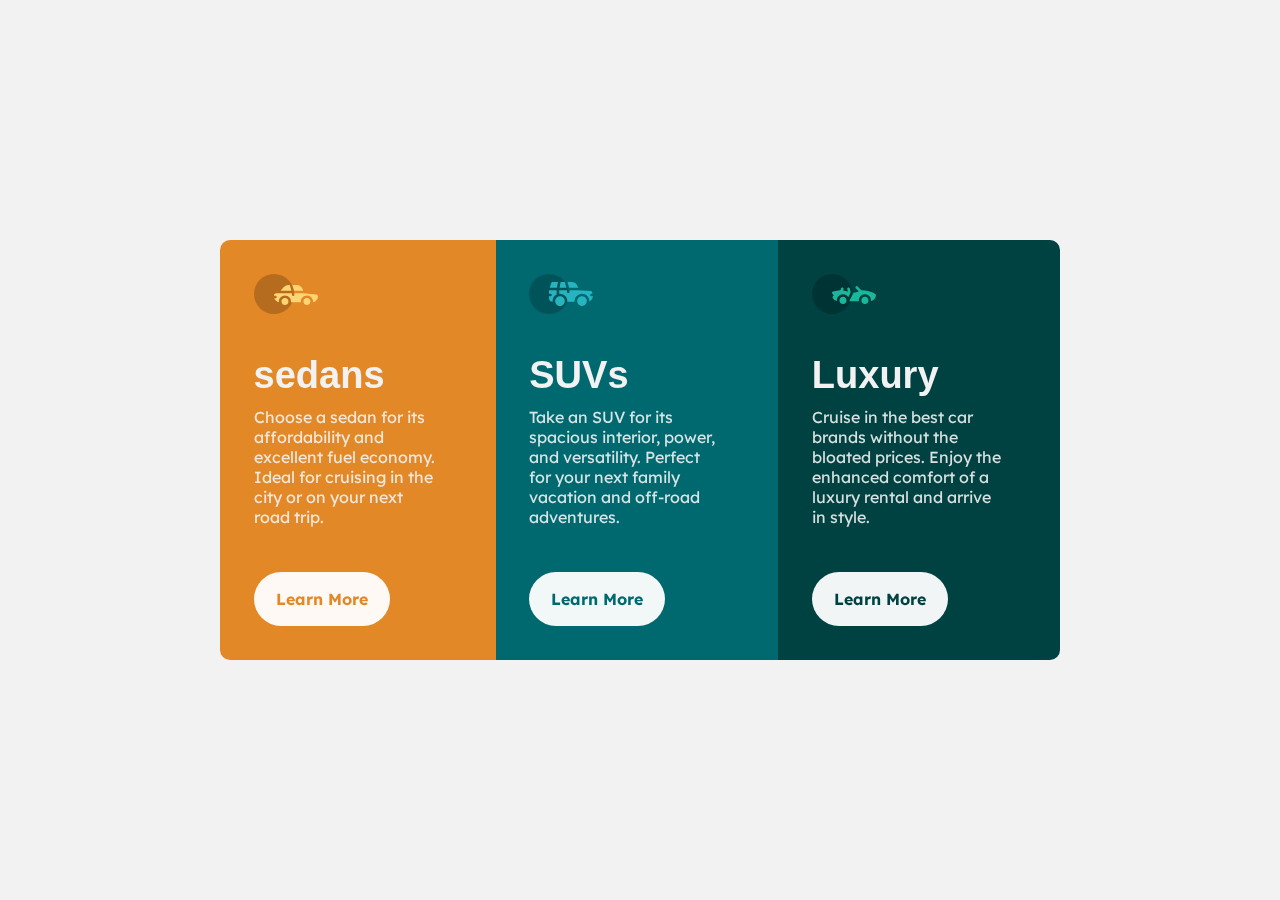
<file: 3-column-preview-card-component-main/index.html>
<!DOCTYPE html>
<html lang="en">

<head>
  <meta charset="UTF-8">
  <meta name="viewport" content="width=device-width, initial-scale=1.0">
  <!-- displays site properly based on user's device -->

  <link rel="icon" type="image/png" sizes="32x32" href="./images/favicon-32x32.png">

  <title>Frontend Mentor | 3-column preview card component</title>
  <link rel="stylesheet" href="./CSS/style.css">
  <!-- Feel free to remove these styles or customise in your own stylesheet 👍 -->
  <style>
    .attribution {
      font-size: 11px;
      text-align: center;
    }

    .attribution a {
      color: hsl(228, 45%, 44%);
    }
  </style>
</head>

<body>
  <main>
    <div class="component__card">
      <img src="./images/icon-sedans.svg" alt="" class="component__card-img">
      <h1>sedans</h1>
      <p> Choose a sedan for its affordability and excellent fuel economy. Ideal for cruising in the city
        or on your next road trip.</p>
      <a href="#" target="_blank" rel="noopener noreferrer">Learn more</a>
    </div>
    <div class="component__card">
      <img src="./images/icon-suvs.svg" alt="" class="component__card-img">
      <h1>SUVs</h1>

      <p> Take an SUV for its spacious interior, power, and versatility. Perfect for your next family vacation
        and off-road adventures.</p>
      <a href="#" target="_blank" rel="noopener noreferrer">Learn more</a>

    </div>
    <div class="component__card">
      <img src="./images/icon-luxury.svg" alt="" class="component__card-img">
      <h1>Luxury</h1>

      <p> Cruise in the best car brands without the bloated prices. Enjoy the enhanced comfort of a luxury
        rental and arrive in style.</p>
        <a href="#" target="_blank" rel="noopener noreferrer">Learn more</a>


    </div>
  </main>

</body>

</html>
</file>
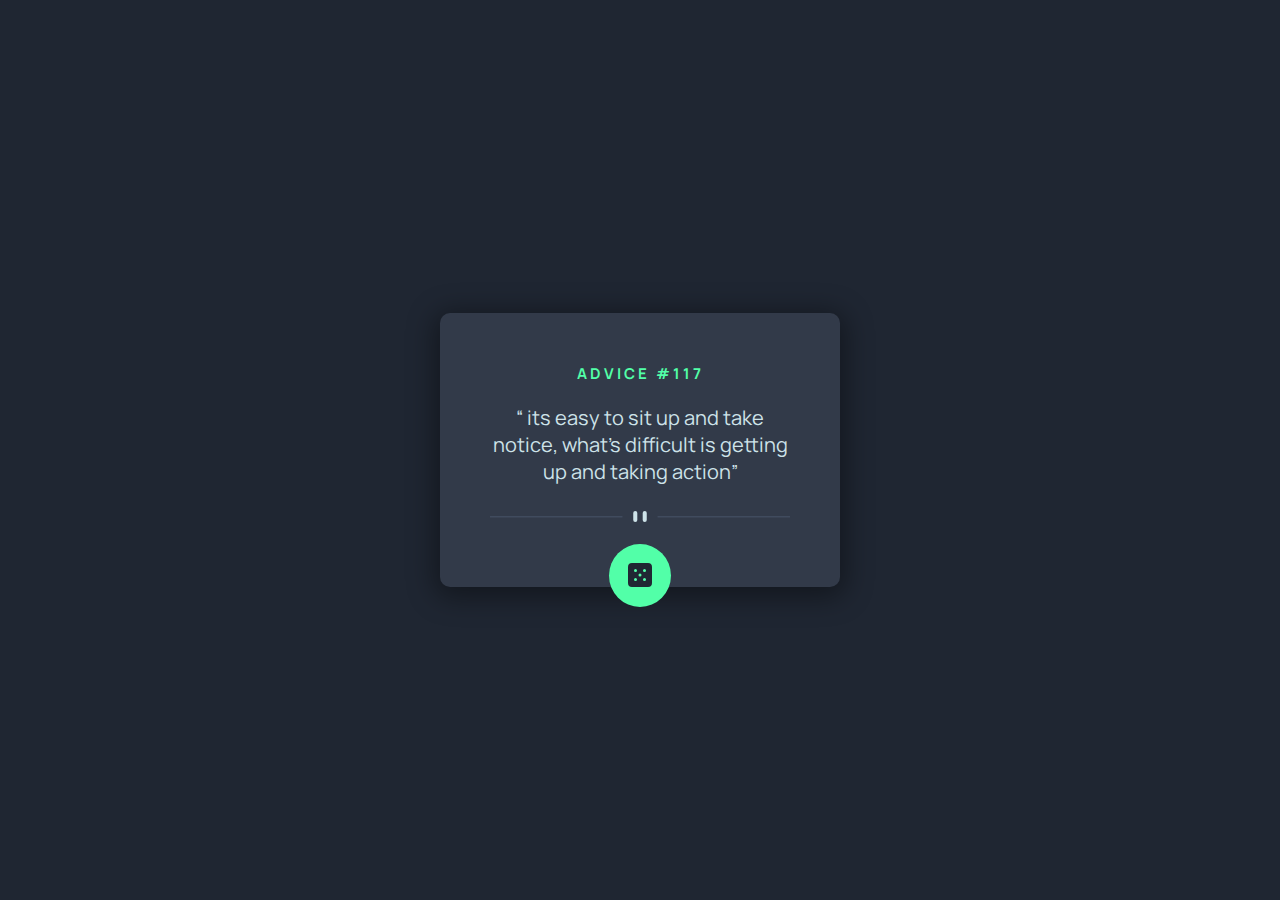
<file: advice-generator-app-main/index.html>
<!DOCTYPE html>
<html lang="en">

<head>
  <meta charset="UTF-8">
  <meta name="viewport" content="width=device-width, initial-scale=1.0">
  <!-- displays site properly based on user's device -->

  <link rel="icon" type="image/png" sizes="32x32" href="./images/favicon-32x32.png">

  <title>Frontend Mentor | Advice generator app</title>
  <link rel="stylesheet" href="./CSS/style.css">
  <!-- Feel free to remove these styles or customise in your own stylesheet 👍 -->
</head>

<body>
  <main>
    <span>ADVICE #117</span>
    <blockquote>“ its easy to sit up and take notice, what's difficult is getting up and taking action”</blockquote>
    <div class="pattern-divider">
      <img class="divider" src="./images/pattern-divider-desktop.svg" alt="">
    </div>
    <div class="dice">
      <img src="./images/icon-dice.svg" alt="">
    </div>
  </main>
</body>

</html>
</file>
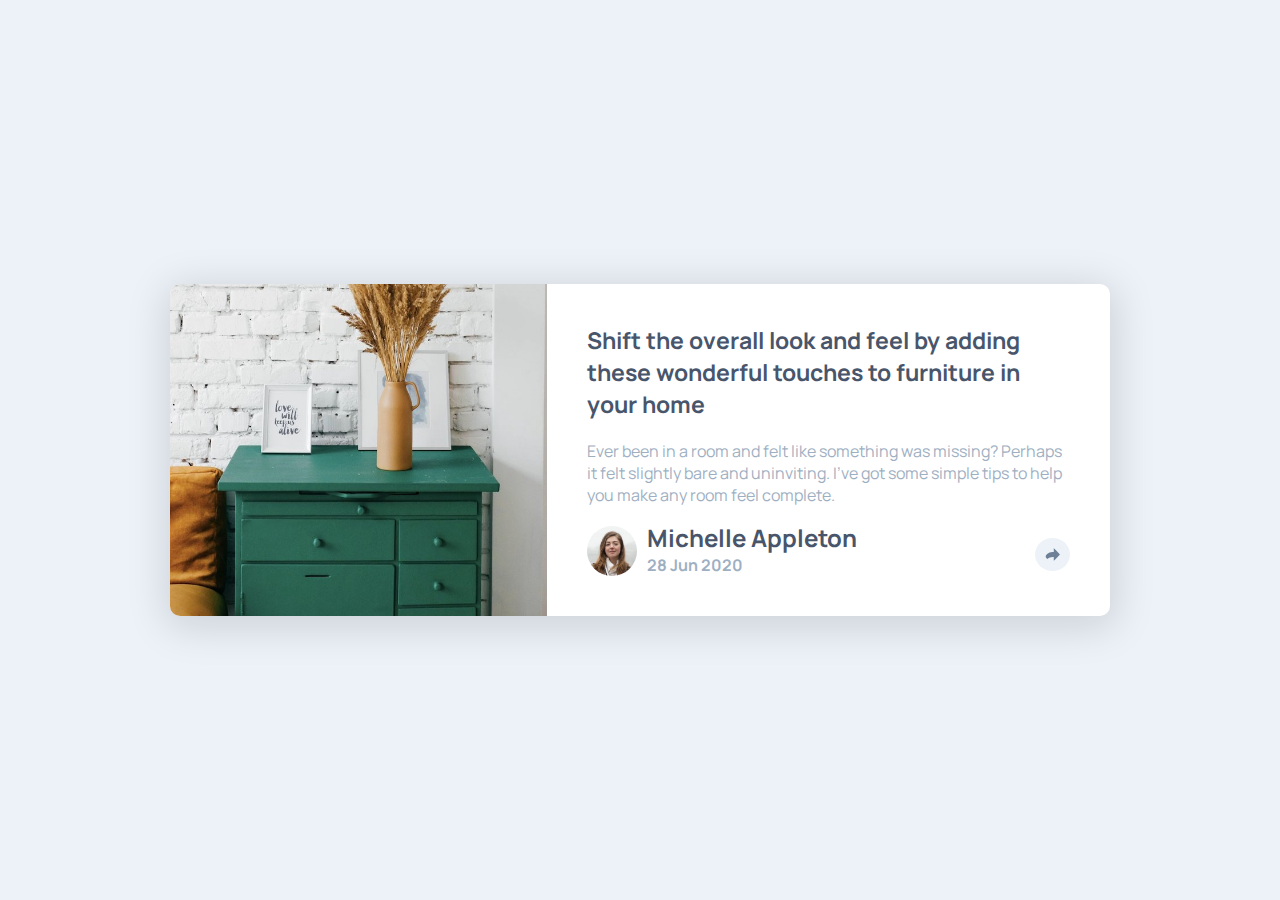
<file: article-preview-component-master/index.html>
<!DOCTYPE html>
<html lang="en">

<head>
  <meta charset="UTF-8">
  <meta name="viewport" content="width=device-width, initial-scale=1.0">
  <!-- displays site properly based on user's device -->

  <link rel="icon" type="image/png" sizes="32x32" href="./images/favicon-32x32.png">

  <title>Frontend Mentor | Article preview component</title>
  <link rel="stylesheet" href="./CSS/style.css">
  <!-- Feel free to remove these styles or customise in your own stylesheet 👍 -->
</head>

<body>
  <main>
    <img id="drawers" src="./images/drawers.jpg" alt="">
    <div class="content">
      <h1>
        Shift the overall look and feel by adding these wonderful
        touches to furniture in your home
      </h1>
      <p>
        Ever been in a room and felt like something was missing? Perhaps
        it felt slightly bare and uninviting. I’ve got some simple tips
        to help you make any room feel complete.
      </p>
      <div class="person-detail"> 
        <img id="michelle" src="./images/avatar-michelle.jpg" alt="">
        <div class="name">

          <h2> Michelle Appleton</h2>
          <h4>28 Jun 2020</h4>
        </div>

        <span id="share">
          <img id="icon" src="./images/icon-share.svg" alt="" onclick='showIcons()'>
          <div class="container">
            <div class="arrow"></div>
            <h6>share</h6>
            <img src="./images/icon-facebook.svg" alt="">
            <img src="./images/icon-pinterest.svg" alt="">
            <img src="./images/icon-twitter.svg" alt="">
          </div>
        </span>
      </div>

    </div>
  </main>
<script src="./JS/script.js"></script>
</body>

</html>
</file>
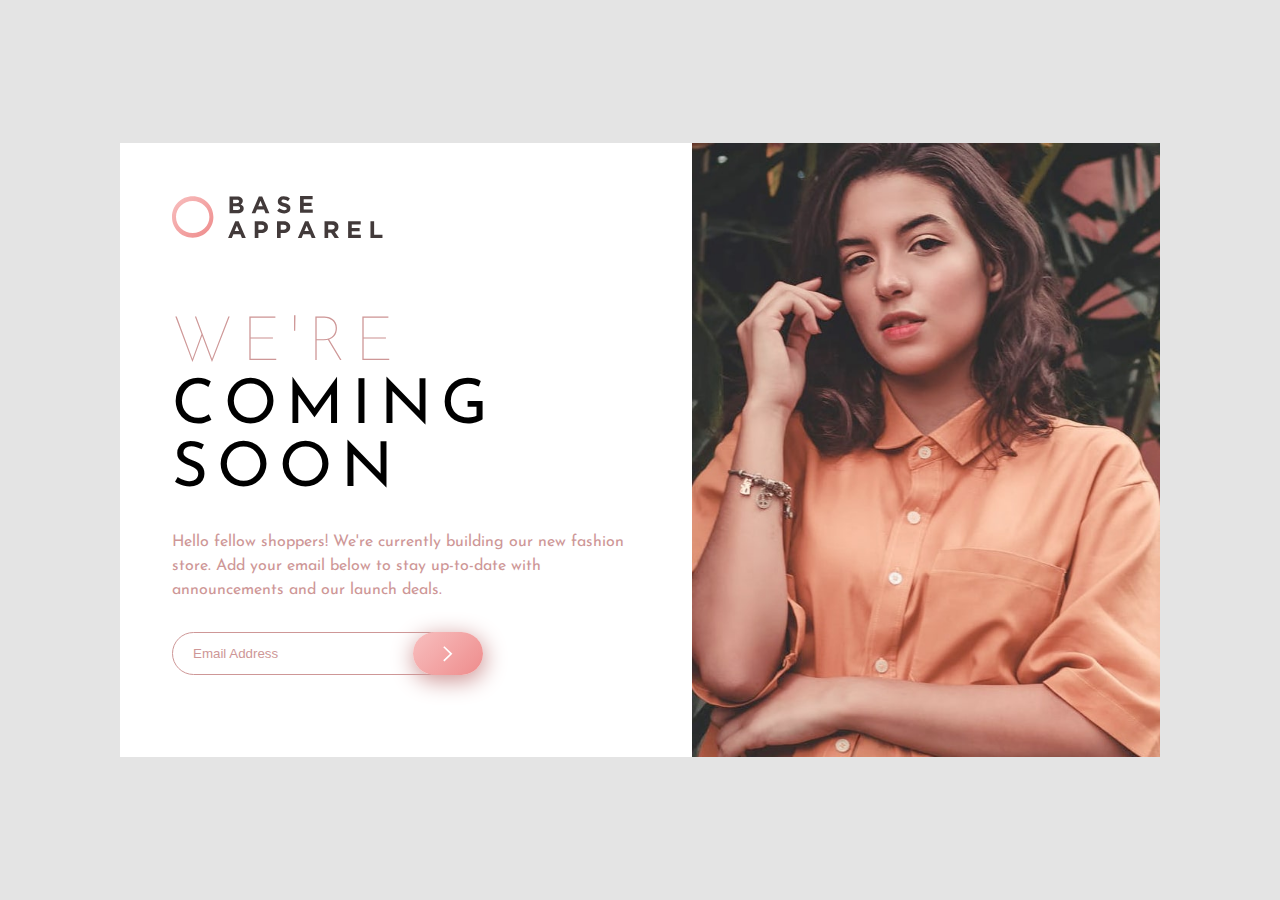
<file: base-apparel-coming-soon-master/index.html>
<!DOCTYPE html>
<html lang="en">

<head>
  <meta charset="UTF-8">
  <meta name="viewport" content="width=device-width, initial-scale=1.0">
  <!-- displays site properly based on user's device -->
<link rel="stylesheet" href="style.css">
  <link rel="icon" type="image/png" sizes="32x32" href="./images/favicon-32x32.png">

  <title>Frontend Mentor | Base Apparel coming soon page</title>

  <!-- Feel free to remove these styles or customise in your own stylesheet 👍 -->

</head>

<body>
  <main>
    <div class="c-content">
      <img src="./images/logo.svg" alt="">
      <h1>We're <br> <span>coming <br> soon</span> </h1>
      <p>Hello fellow shoppers! We're currently building our new fashion store.
        Add your email below to stay up-to-date with announcements and our launch deals.</p>
      <div class="c-input">
        <input type="text" placeholder="Email Address" required>
        <span><img src="./images/icon-arrow.svg" alt=""></span>
      </div>
    </div>
    <img src="./images/hero-desktop.jpg" alt="">
  </main>
</body>

</html>
</file>
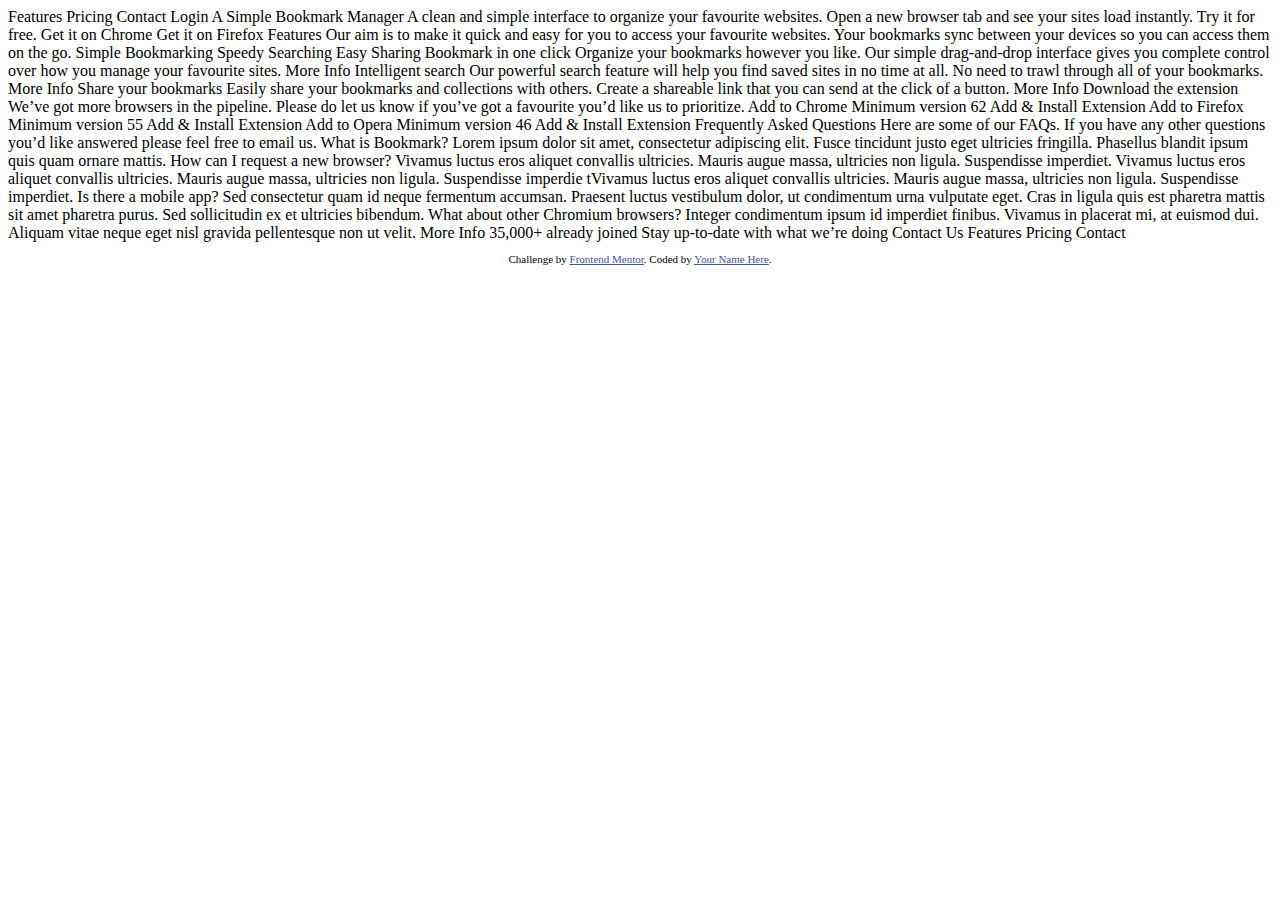
<file: bookmark-landing-page-master/index.html>
<!DOCTYPE html>
<html lang="en">
<head>
  <meta charset="UTF-8">
  <meta name="viewport" content="width=device-width, initial-scale=1.0"> <!-- displays site properly based on user's device -->

  <link rel="icon" type="image/png" sizes="32x32" href="./images/favicon-32x32.png">
  
  <title>Frontend Mentor | Bookmark landing page</title>

  <!-- Feel free to remove these styles or customise in your own stylesheet 👍 -->
  <style>
    .attribution { font-size: 11px; text-align: center; }
    .attribution a { color: hsl(228, 45%, 44%); }
  </style>
</head>
<body>

  Features
  Pricing
  Contact
  Login

  A Simple Bookmark Manager

  A clean and simple interface to organize your favourite websites. Open a new 
  browser tab and see your sites load instantly. Try it for free.

  Get it on Chrome
  Get it on Firefox

  Features

  Our aim is to make it quick and easy for you to access your favourite websites. 
  Your bookmarks sync between your devices so you can access them on the go.

  Simple Bookmarking
  Speedy Searching
  Easy Sharing

  Bookmark in one click

  Organize your bookmarks however you like. Our simple drag-and-drop interface 
  gives you complete control over how you manage your favourite sites.

  More Info

  Intelligent search

  Our powerful search feature will help you find saved sites in no time at all. 
  No need to trawl through all of your bookmarks.

  More Info

  Share your bookmarks

  Easily share your bookmarks and collections with others. Create a shareable 
  link that you can send at the click of a button.

  More Info

  Download the extension

  We’ve got more browsers in the pipeline. Please do let us know if you’ve 
  got a favourite you’d like us to prioritize.

  Add to Chrome
  Minimum version 62
  Add & Install Extension

  Add to Firefox
  Minimum version 55
  Add & Install Extension

  Add to Opera
  Minimum version 46
  Add & Install Extension

  Frequently Asked Questions
  
  Here are some of our FAQs. If you have any other questions you’d like 
  answered please feel free to email us.

  <!-- Question 1 -->
  What is Bookmark?

  <!-- Answer 1 -->
  Lorem ipsum dolor sit amet, consectetur adipiscing elit. Fusce tincidunt 
  justo eget ultricies fringilla. Phasellus blandit ipsum quis quam ornare mattis.

  <!-- Question 2 -->
  How can I request a new browser?

  <!-- Answer 2 -->
  Vivamus luctus eros aliquet convallis ultricies. Mauris augue massa, ultricies non ligula. 
  Suspendisse imperdiet. Vivamus luctus eros aliquet convallis ultricies. Mauris augue massa, 
  ultricies non ligula. Suspendisse imperdie tVivamus luctus eros aliquet convallis ultricies. 
  Mauris augue massa, ultricies non ligula. Suspendisse imperdiet.

  <!-- Question 3 -->
  Is there a mobile app?

  <!-- Answer 3 -->
  Sed consectetur quam id neque fermentum accumsan. Praesent luctus vestibulum dolor, ut condimentum 
  urna vulputate eget. Cras in ligula quis est pharetra mattis sit amet pharetra purus. Sed 
  sollicitudin ex et ultricies bibendum.

  <!-- Question 4 -->
  What about other Chromium browsers?

  <!-- Answer 4 -->
  Integer condimentum ipsum id imperdiet finibus. Vivamus in placerat mi, at euismod dui. Aliquam 
  vitae neque eget nisl gravida pellentesque non ut velit.

  More Info

  35,000+ already joined

  Stay up-to-date with what we’re doing

  Contact Us

  Features
  Pricing
  Contact
  
  <footer>
    <p class="attribution">
      Challenge by <a href="https://www.frontendmentor.io?ref=challenge" target="_blank">Frontend Mentor</a>. 
      Coded by <a href="#">Your Name Here</a>.
    </p>
  </footer>
</body>
</html>
</file>
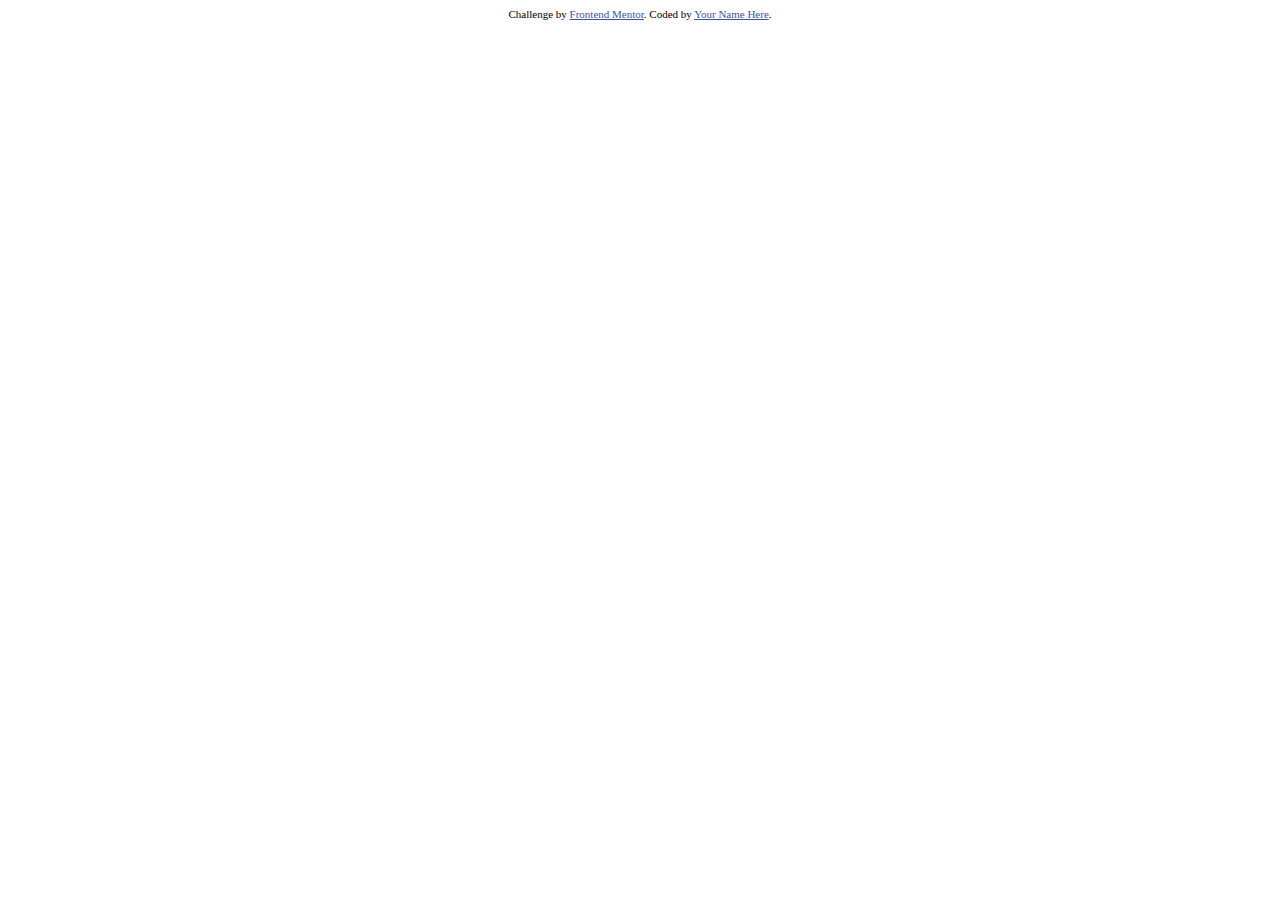
<file: calculator-app-main/index.html>
<!DOCTYPE html>
<html lang="en">
<head>
  <meta charset="UTF-8">
  <meta name="viewport" content="width=device-width, initial-scale=1.0"> <!-- displays site properly based on user's device -->

  <link rel="icon" type="image/png" sizes="32x32" href="./images/favicon-32x32.png">
  
  <title>Frontend Mentor | Calculator app</title>

  <!-- Feel free to remove these styles or customise in your own stylesheet 👍 -->
  <style>
    .attribution { font-size: 11px; text-align: center; }
    .attribution a { color: hsl(228, 45%, 44%); }
  </style>
</head>
<body>


  
  <div class="attribution">
    Challenge by <a href="https://www.frontendmentor.io?ref=challenge" target="_blank">Frontend Mentor</a>. 
    Coded by <a href="#">Your Name Here</a>.
  </div>
</body>
</html>
</file>
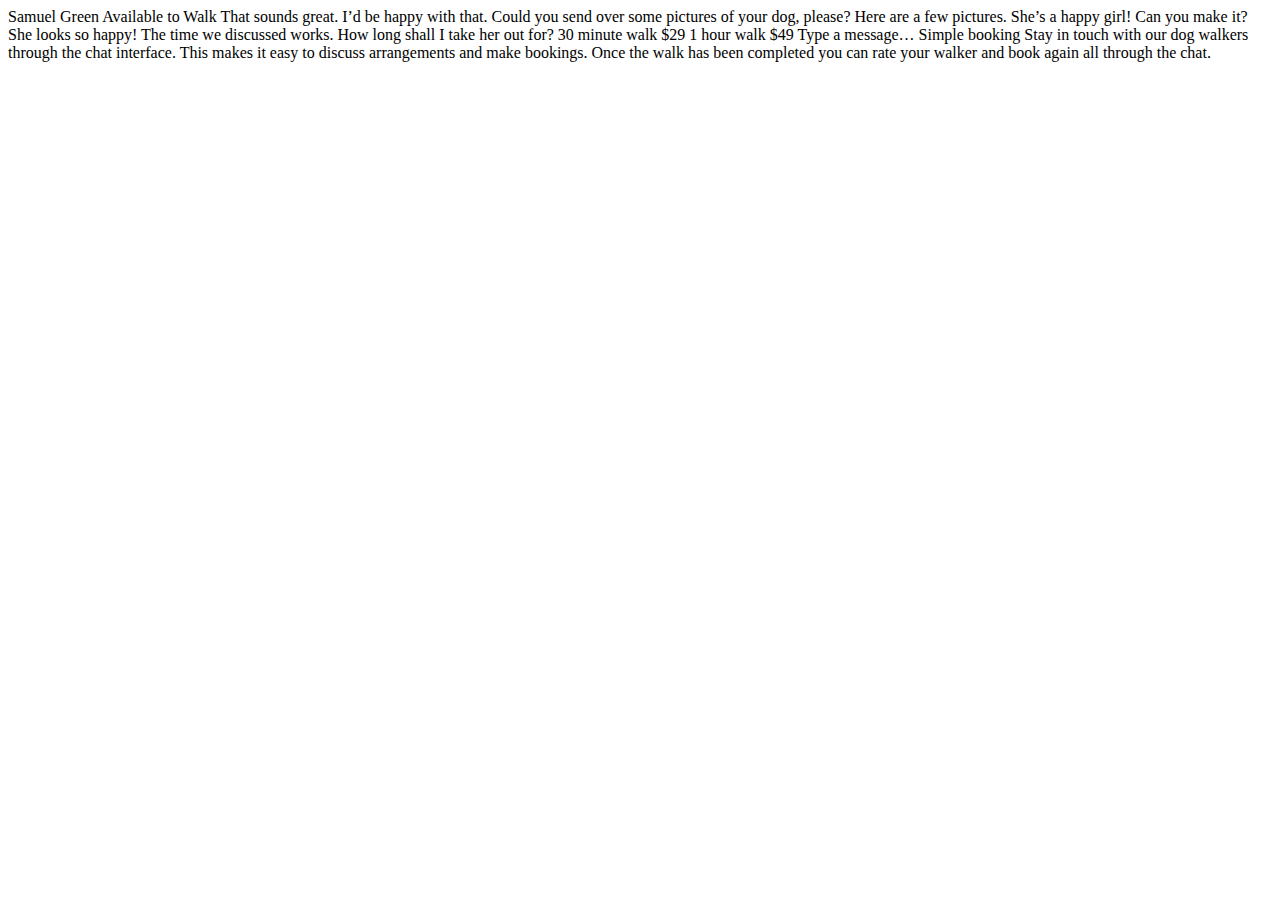
<file: chat-app-css-illustration-master/index.html>
<!DOCTYPE html>
<html lang="en">
<head>
  <meta charset="UTF-8">
  <meta name="viewport" content="width=device-width, initial-scale=1.0"> <!-- displays site properly based on user's device -->

  <link rel="icon" type="image/png" sizes="32x32" href="./images/favicon-32x32.png">
  
  <title>Frontend Mentor | [Challenge Name Here]</title>

</head>
<body>

  Samuel Green
  Available to Walk

  That sounds great. I’d be happy with that.

  Could you send over some pictures of your dog, please?

  Here are a few pictures. She’s a happy girl!

  Can you make it?

  She looks so happy! The time we discussed works. How long shall I take her out for?

  30 minute walk
  $29

  1 hour walk
  $49

  Type a message…

  Simple booking

  Stay in touch with our dog walkers through the chat interface. This makes it easy to 
  discuss arrangements and make bookings. Once the walk has been completed you can rate 
  your walker and book again all through the chat.
  
</body>
</html>
</file>
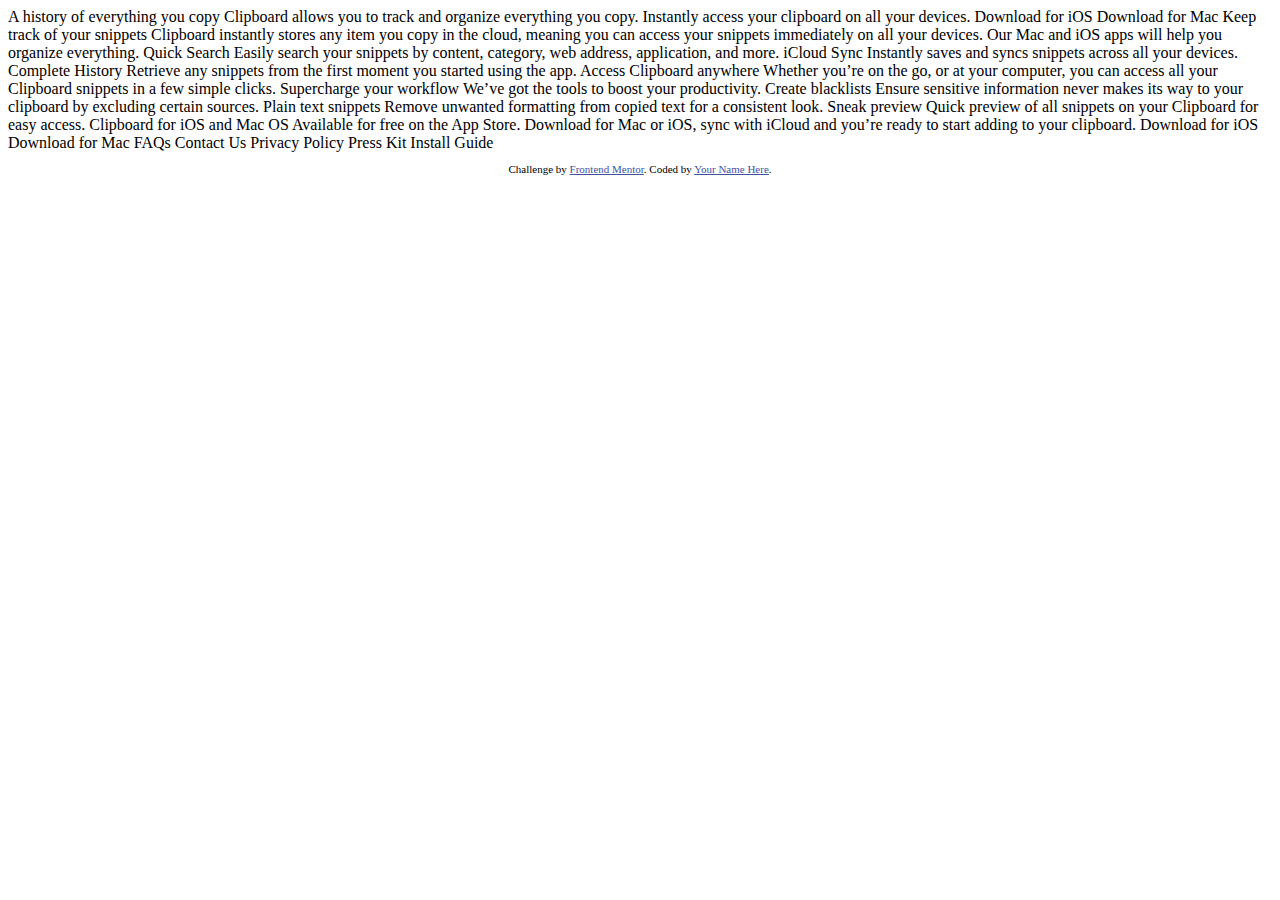
<file: clipboard-landing-page-master/index.html>
<!DOCTYPE html>
<html lang="en">
<head>
  <meta charset="UTF-8">
  <meta name="viewport" content="width=device-width, initial-scale=1.0"> <!-- displays site properly based on user's device -->

  <link rel="icon" type="image/png" sizes="32x32" href="./images/favicon-32x32.png">
  
  <title>Frontend Mentor | Clipboard landing page</title>

  <!-- Feel free to remove these styles or customise in your own stylesheet 👍 -->
  <style>
    .attribution { font-size: 11px; text-align: center; }
    .attribution a { color: hsl(228, 45%, 44%); }
  </style>
</head>
<body>

  A history of everything you copy

  Clipboard allows you to track and organize everything you 
  copy. Instantly access your clipboard on all your devices.

  Download for iOS
  Download for Mac

  Keep track of your snippets

  Clipboard instantly stores any item you copy in the cloud, 
  meaning you can access your snippets immediately on all your 
  devices. Our Mac and iOS apps will help you organize everything.

  Quick Search

  Easily search your snippets by content, category, web address, application, and more.

  iCloud Sync

  Instantly saves and syncs snippets across all your devices.

  Complete History

  Retrieve any snippets from the first moment you started using the app.

  Access Clipboard anywhere

  Whether you’re on the go, or at your computer, you can access all your Clipboard 
  snippets in a few simple clicks.

  Supercharge your workflow

  We’ve got the tools to boost your productivity.

  Create blacklists

  Ensure sensitive information never makes its way to your clipboard by excluding certain sources.

  Plain text snippets

  Remove unwanted formatting from copied text for a consistent look.

  Sneak preview

  Quick preview of all snippets on your Clipboard for easy access.

  Clipboard for iOS and Mac OS

  Available for free on the App Store. Download for Mac or iOS, sync with iCloud 
  and you’re ready to start adding to your clipboard.

  Download for iOS
  Download for Mac

  FAQs
  Contact Us
  Privacy Policy
  Press Kit
  Install Guide
  
  <footer>
    <p class="attribution">
      Challenge by <a href="https://www.frontendmentor.io?ref=challenge" target="_blank">Frontend Mentor</a>. 
      Coded by <a href="#">Your Name Here</a>.
    </p>
  </footer>
</body>
</html>
</file>
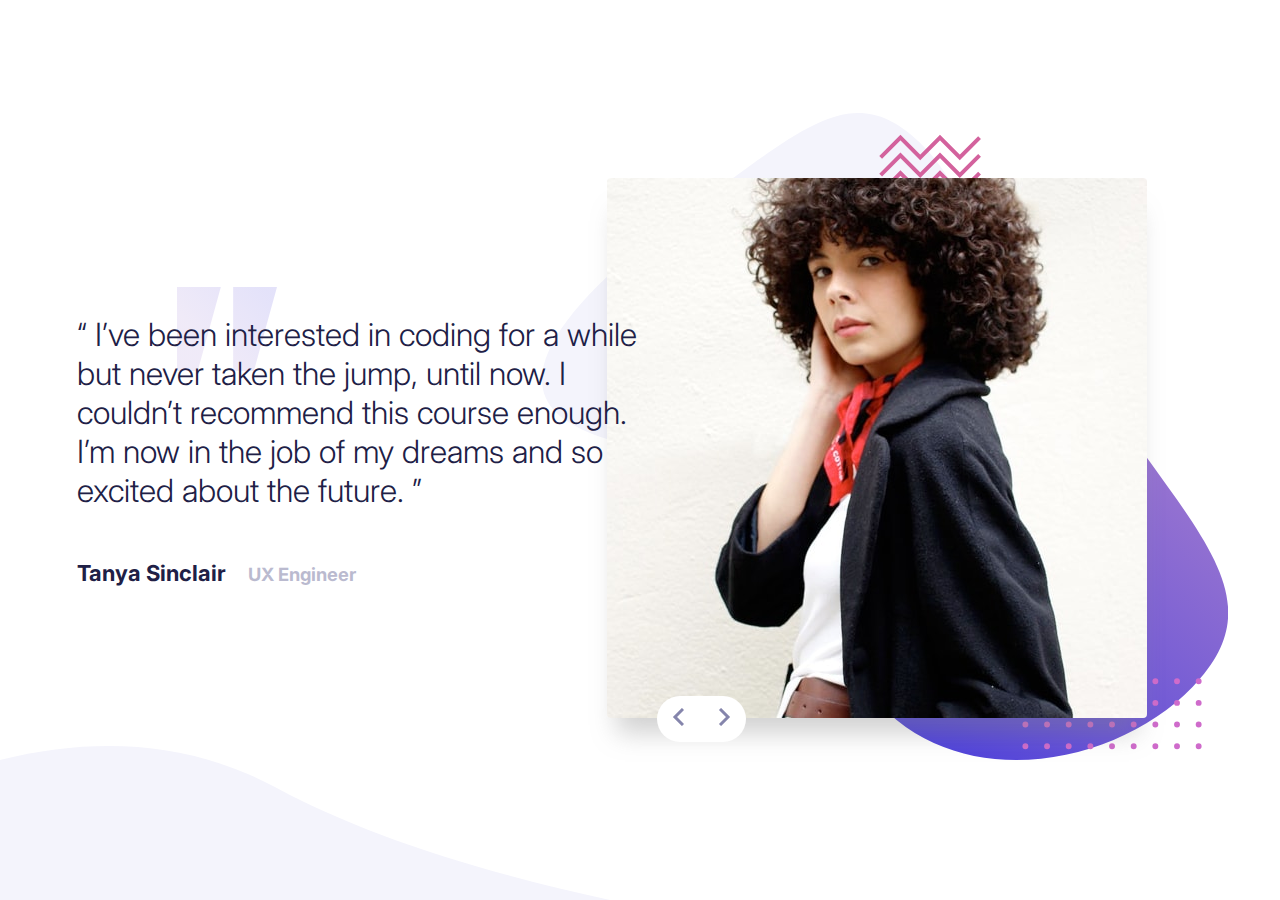
<file: coding-bootcamp-testimonials-slider-master/index.html>
<!DOCTYPE html>
<html lang="en">
<head>
    <meta charset="UTF-8">
    <meta http-equiv="X-UA-Compatible" content="IE=edge">
    <meta name="viewport" content="width=device-width, initial-scale=1.0">
    <link rel="icon" type="image/png" sizes="32x32" href="./images/favicon-32x32.png">
    <link rel="preconnect" href="https://fonts.googleapis.com">
    <link rel="preconnect" href="https://fonts.gstatic.com" crossorigin>
    <title>Frontend Mentor | Coding Bootcamp Testimonials Slider</title>
    <link rel="stylesheet" href="./CSS/style.css">
</head>

<body>   
    <!-- establishing a dynamic setup - this is suitable for large companies large files containing data  -->
    <main id="container"></main>

    <script src="./JS/improved.js"></script>
</body>
</html>
</file>
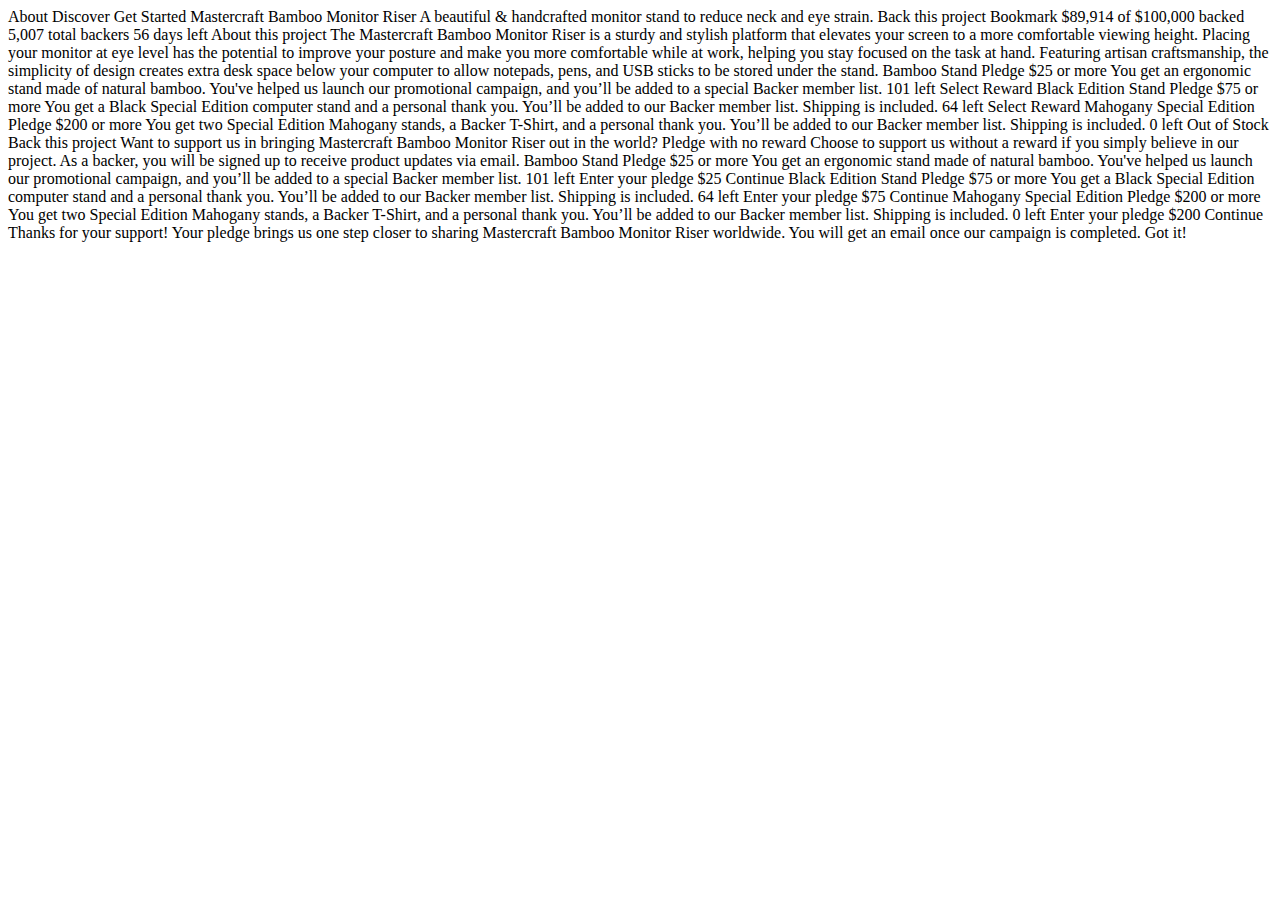
<file: crowdfunding-product-page-main/index.html>
<!DOCTYPE html>
<html lang="en">
<head>
  <meta charset="UTF-8">
  <meta name="viewport" content="width=device-width, initial-scale=1.0"> <!-- displays site properly based on user's device -->

  <link rel="icon" type="image/png" sizes="32x32" href="./images/favicon-32x32.png">
  
  <title>Frontend Mentor | Crowdfunding product page</title>

  <!-- Feel free to remove these styles or customise in your own stylesheet 👍 -->
  <style>
    .attribution { font-size: 11px; text-align: center; }
    .attribution a { color: hsl(228, 45%, 44%); }
  </style>
</head>
<body>
  About
  Discover
  Get Started

  Mastercraft Bamboo Monitor Riser
  A beautiful & handcrafted monitor stand to reduce neck and eye strain.

  Back this project
  Bookmark

  $89,914 of $100,000 backed
  5,007 total backers
  56 days left

  About this project

  The Mastercraft Bamboo Monitor Riser is a sturdy and stylish platform that elevates your screen 
  to a more comfortable viewing height. Placing your monitor at eye level has the potential to improve 
  your posture and make you more comfortable while at work, helping you stay focused on the task at hand.

  Featuring artisan craftsmanship, the simplicity of design creates extra desk space below your computer 
  to allow notepads, pens, and USB sticks to be stored under the stand.
  
  Bamboo Stand
  Pledge $25 or more
  You get an ergonomic stand made of natural bamboo. You've helped us launch our promotional campaign, and 
  you’ll be added to a special Backer member list.
  101 left
  Select Reward

  Black Edition Stand
  Pledge $75 or more
  You get a Black Special Edition computer stand and a personal thank you. You’ll be added to our Backer 
  member list. Shipping is included.
  64 left
  Select Reward

  Mahogany Special Edition
  Pledge $200 or more
  You get two Special Edition Mahogany stands, a Backer T-Shirt, and a personal thank you. You’ll be added 
  to our Backer member list. Shipping is included.
  0 left
  Out of Stock

  <!-- Selection modal start -->

  Back this project
  Want to support us in bringing Mastercraft Bamboo Monitor Riser out in the world?

  Pledge with no reward
  Choose to support us without a reward if you simply believe in our project. As a backer, 
  you will be signed up to receive product updates via email.

  Bamboo Stand
  Pledge $25 or more
  You get an ergonomic stand made of natural bamboo. You've helped us launch our promotional campaign, and
  you’ll be added to a special Backer member list.
  101 left

  <!-- Selected pledge start -->
  Enter your pledge
  $25
  Continue
  <!-- Selected pledge end -->

  Black Edition Stand
  Pledge $75 or more
  You get a Black Special Edition computer stand and a personal thank you. You’ll be added to our Backer
  member list. Shipping is included.
  64 left

  <!-- Selected pledge start -->
  Enter your pledge
  $75
  Continue
  <!-- Selected pledge end -->

  Mahogany Special Edition
  Pledge $200 or more
  You get two Special Edition Mahogany stands, a Backer T-Shirt, and a personal thank you. You’ll be added
  to our Backer member list. Shipping is included.
  0 left

  <!-- Selected pledge  start -->
  Enter your pledge
  $200
  Continue
  <!-- Selected pledge end -->

  <!-- Selection modal end -->

  <!-- Success modal start -->

  Thanks for your support!
  Your pledge brings us one step closer to sharing Mastercraft Bamboo Monitor Riser worldwide. You will get
  an email once our campaign is completed.
  Got it!

  <!-- Success modal end -->
</body>
</html>
</file>
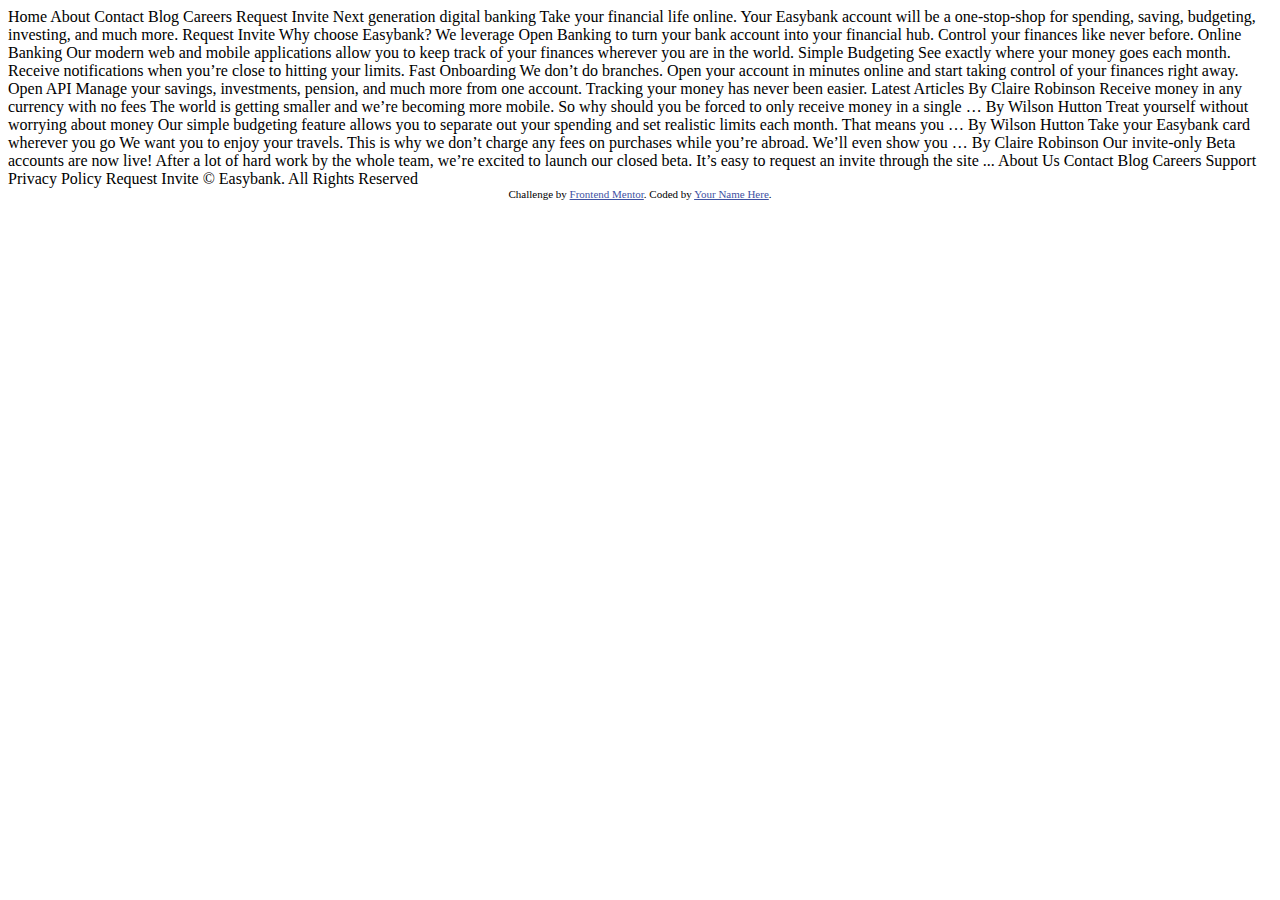
<file: easybank-landing-page-master/index.html>
<!DOCTYPE html>
<html lang="en">
<head>
  <meta charset="UTF-8">
  <meta name="viewport" content="width=device-width, initial-scale=1.0"> <!-- displays site properly based on user's device -->

  <link rel="icon" type="image/png" sizes="32x32" href="./images/favicon-32x32.png">
  
  <title>Frontend Mentor | Easybank landing page</title>

  <!-- Feel free to remove these styles or customise in your own stylesheet 👍 -->
  <style>
    .attribution { font-size: 11px; text-align: center; }
    .attribution a { color: hsl(228, 45%, 44%); }
  </style>
</head>
<body>

  Home
  About
  Contact
  Blog
  Careers

  Request Invite



  Next generation digital banking

  Take your financial life online. Your Easybank account will be a one-stop-shop 
  for spending, saving, budgeting, investing, and much more.

  Request Invite



  Why choose Easybank?

  We leverage Open Banking to turn your bank account into your financial hub. Control 
  your finances like never before.

  Online Banking
  Our modern web and mobile applications allow you to keep track of your finances 
  wherever you are in the world.

  Simple Budgeting
  See exactly where your money goes each month. Receive notifications when you’re 
  close to hitting your limits.

  Fast Onboarding
  We don’t do branches. Open your account in minutes online and start taking control 
  of your finances right away.

  Open API
  Manage your savings, investments, pension, and much more from one account. Tracking 
  your money has never been easier.

  

  Latest Articles

  By Claire Robinson
  Receive money in any currency with no fees
  The world is getting smaller and we’re becoming more mobile. So why should you be 
  forced to only receive money in a single …

  By Wilson Hutton
  Treat yourself without worrying about money
  Our simple budgeting feature allows you to separate out your spending and set 
  realistic limits each month. That means you …

  By Wilson Hutton
  Take your Easybank card wherever you go
  We want you to enjoy your travels. This is why we don’t charge any fees on purchases 
  while you’re abroad. We’ll even show you …

  By Claire Robinson
  Our invite-only Beta accounts are now live!
  After a lot of hard work by the whole team, we’re excited to launch our closed beta. 
  It’s easy to request an invite through the site ...

  

  About Us
  Contact
  Blog
  Careers
  Support
  Privacy Policy

  Request Invite

  © Easybank. All Rights Reserved
  
  <div class="attribution">
    Challenge by <a href="https://www.frontendmentor.io?ref=challenge" target="_blank">Frontend Mentor</a>. 
    Coded by <a href="#">Your Name Here</a>.
  </div>
</body>
</html>
</file>
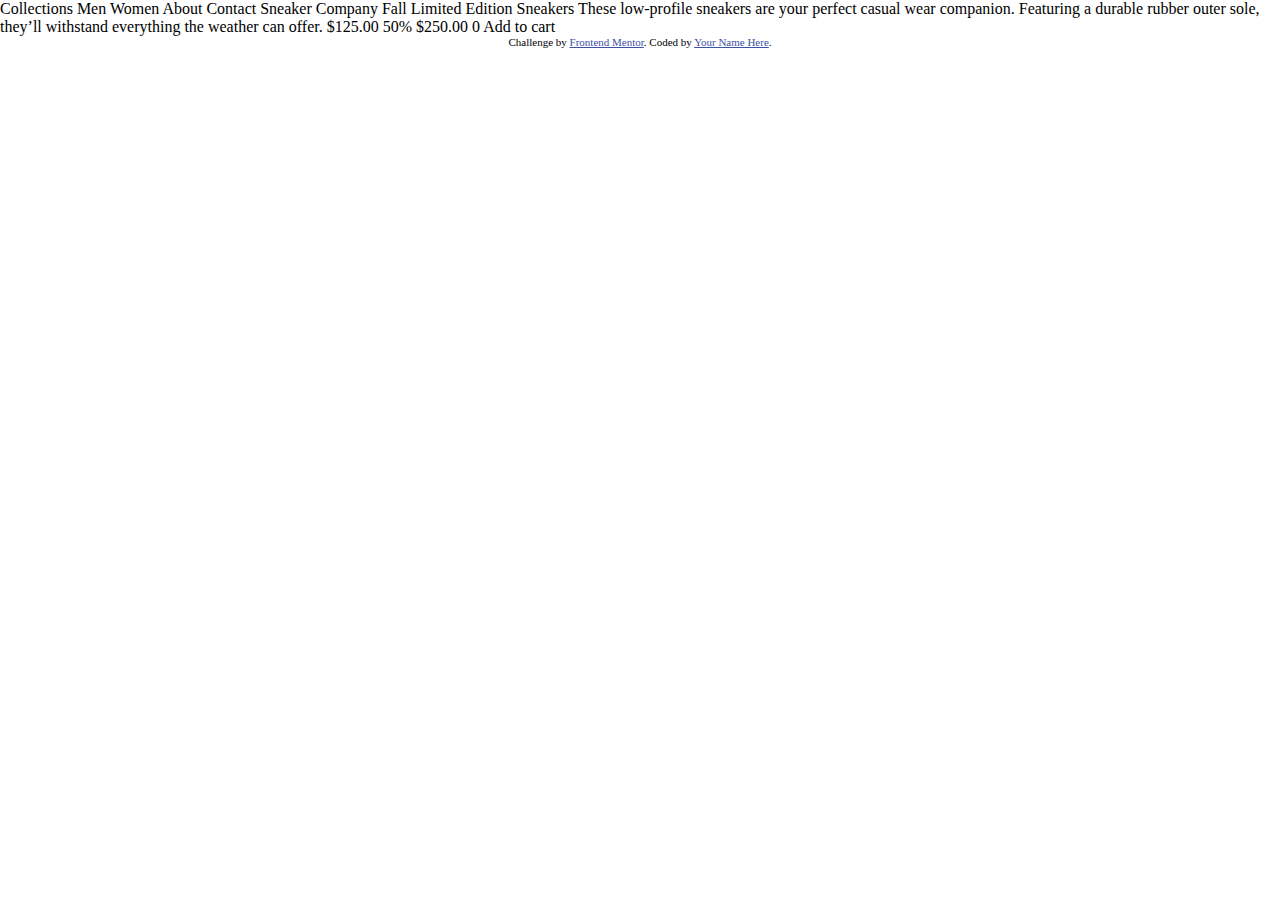
<file: ecommerce-product-page-main/index.html>
<!DOCTYPE html>
<html lang="en">
<head>
  <meta charset="UTF-8">
  <meta name="viewport" content="width=device-width, initial-scale=1.0"> <!-- displays site properly based on user's device -->

  <link rel="icon" type="image/png" sizes="32x32" href="./images/favicon-32x32.png">
  
  <title>Frontend Mentor | E-commerce product page</title>
<link rel="stylesheet" href="./CSS/style.css">
  <!-- Feel free to remove these styles or customise in your own stylesheet 👍 -->
  <style>
    .attribution { font-size: 11px; text-align: center; }
    .attribution a { color: hsl(228, 45%, 44%); }
  </style>
</head>
<body>

  Collections
  Men
  Women
  About
  Contact

  Sneaker Company

  Fall Limited Edition Sneakers

  These low-profile sneakers are your perfect casual wear companion. Featuring a 
  durable rubber outer sole, they’ll withstand everything the weather can offer.

  $125.00
  50%
  $250.00

  0
  Add to cart
  
  <div class="attribution">
    Challenge by <a href="https://www.frontendmentor.io?ref=challenge" target="_blank">Frontend Mentor</a>. 
    Coded by <a href="#">Your Name Here</a>.
  </div>
</body>
</html>
</file>
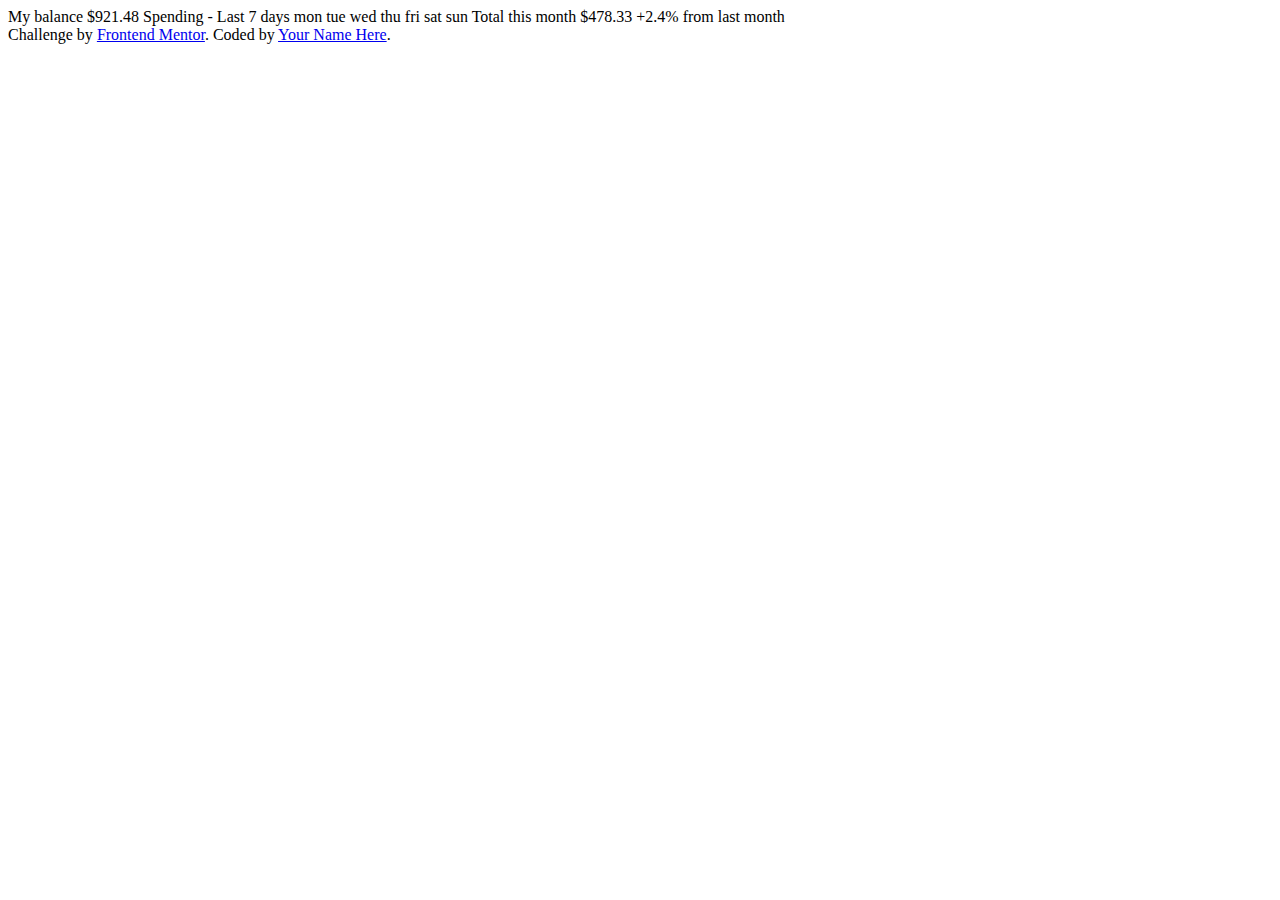
<file: expenses-chart-component-main/index.html>
<!DOCTYPE html>
<html lang="en">
<head>
  <meta charset="UTF-8">
  <meta name="viewport" content="width=device-width, initial-scale=1.0"> <!-- displays site properly based on user's device -->

  <link rel="icon" type="image/png" sizes="32x32" href="./images/favicon-32x32.png">
  
  <title>Frontend Mentor | Expenses chart component</title>
<link rel="stylesheet" href="style.css">
</head>
<body>

  My balance
  $921.48

  Spending - Last 7 days

  mon
  tue
  wed
  thu
  fri
  sat
  sun

  Total this month
  $478.33

  +2.4%
  from last month
  
  <div class="attribution">
    Challenge by <a href="https://www.frontendmentor.io?ref=challenge" target="_blank">Frontend Mentor</a>. 
    Coded by <a href="#">Your Name Here</a>.
  </div>
</body>
</html>
</file>
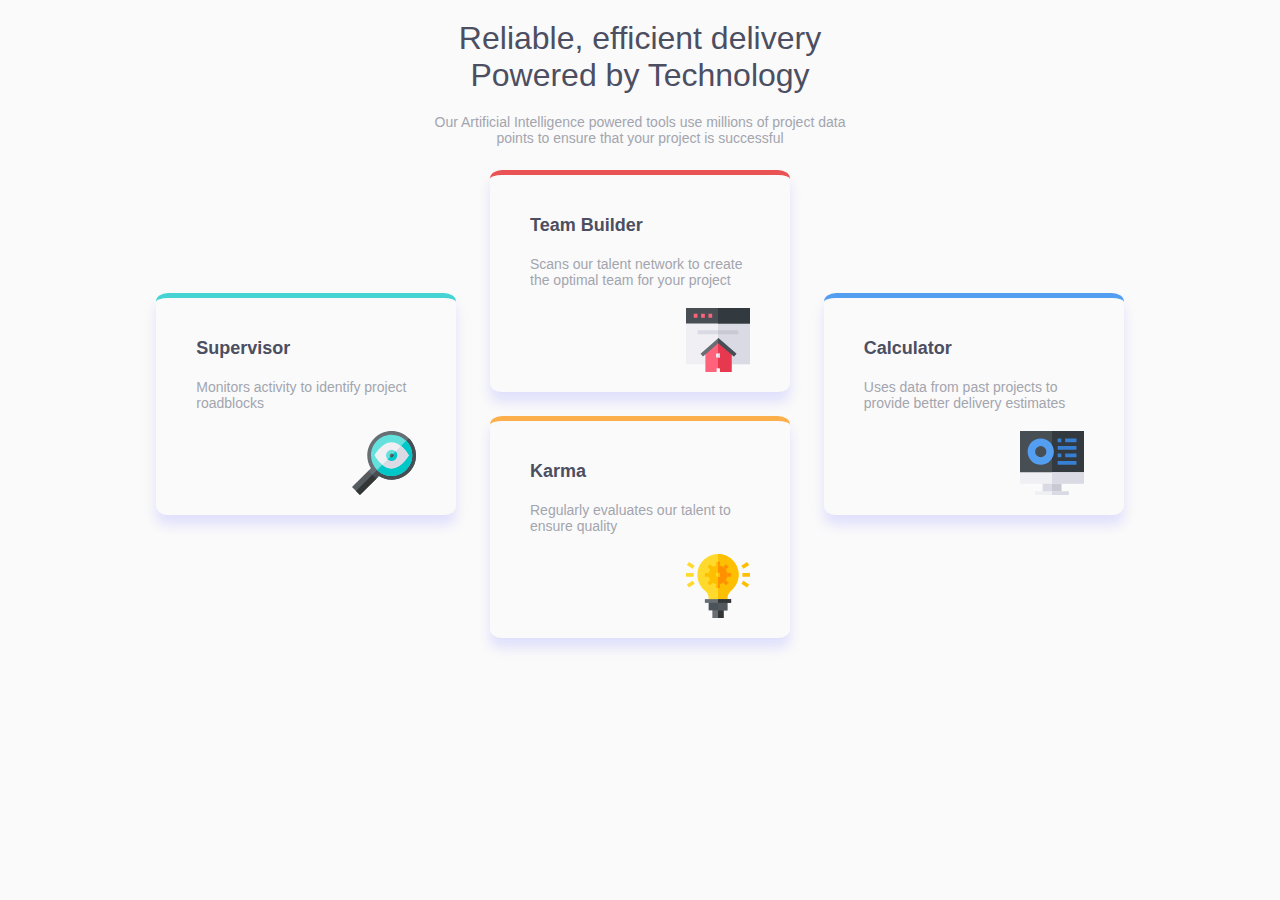
<file: four-card-feature-section-master/index.html>
<!DOCTYPE html>
<html lang="en">

<head>
  <meta charset="UTF-8">
  <meta name="viewport" content="width=device-width, initial-scale=1.0">
  <!-- displays site properly based on user's device -->

  <link rel="icon" type="image/png" sizes="32x32" href="./images/favicon-32x32.png">
  <link rel="stylesheet" href="style.css">
  <title>Frontend Mentor | Four card feature section</title>

  <!-- Feel free to remove these styles or customise in your own stylesheet 👍 -->

</head>

<body>
  <main>
    <div class="c-content">
      <h1> Reliable, efficient delivery <br>
        <strong>Powered by Technology</strong>
      </h1>
      <p> Our Artificial Intelligence powered tools use millions of project data points
        to ensure that your project is successful</p>

    </div>

    <div class="c-card">
      <div class="c-card-feature supervisor">
        <h1>Supervisor</h1>
        <p>Monitors activity to identify project roadblocks</p>
        <img src="./images/icon-supervisor.svg" alt="">
      </div>
      <div class="c-card-feature-list">
        <div class="c-card-feature Team_Builder">
          <h1>Team Builder</h1>
          <p>Scans our talent network to create the optimal team for your project</p>
          <img src="./images/icon-team-builder.svg" alt="">
        </div>
        <div class="c-card-feature Karma">
          <h1>Karma</h1>
          <p> Regularly evaluates our talent to ensure quality</p>
          <img src="./images/icon-karma.svg" alt="">
        </div>
      </div>


      <div class="c-card-feature Calculator">
        <h1>Calculator</h1>
        <p>Uses data from past projects to provide better delivery estimates</p>
        <img src="./images/icon-calculator.svg" alt="">
      </div>
    </div>







</body>

</html>
</file>
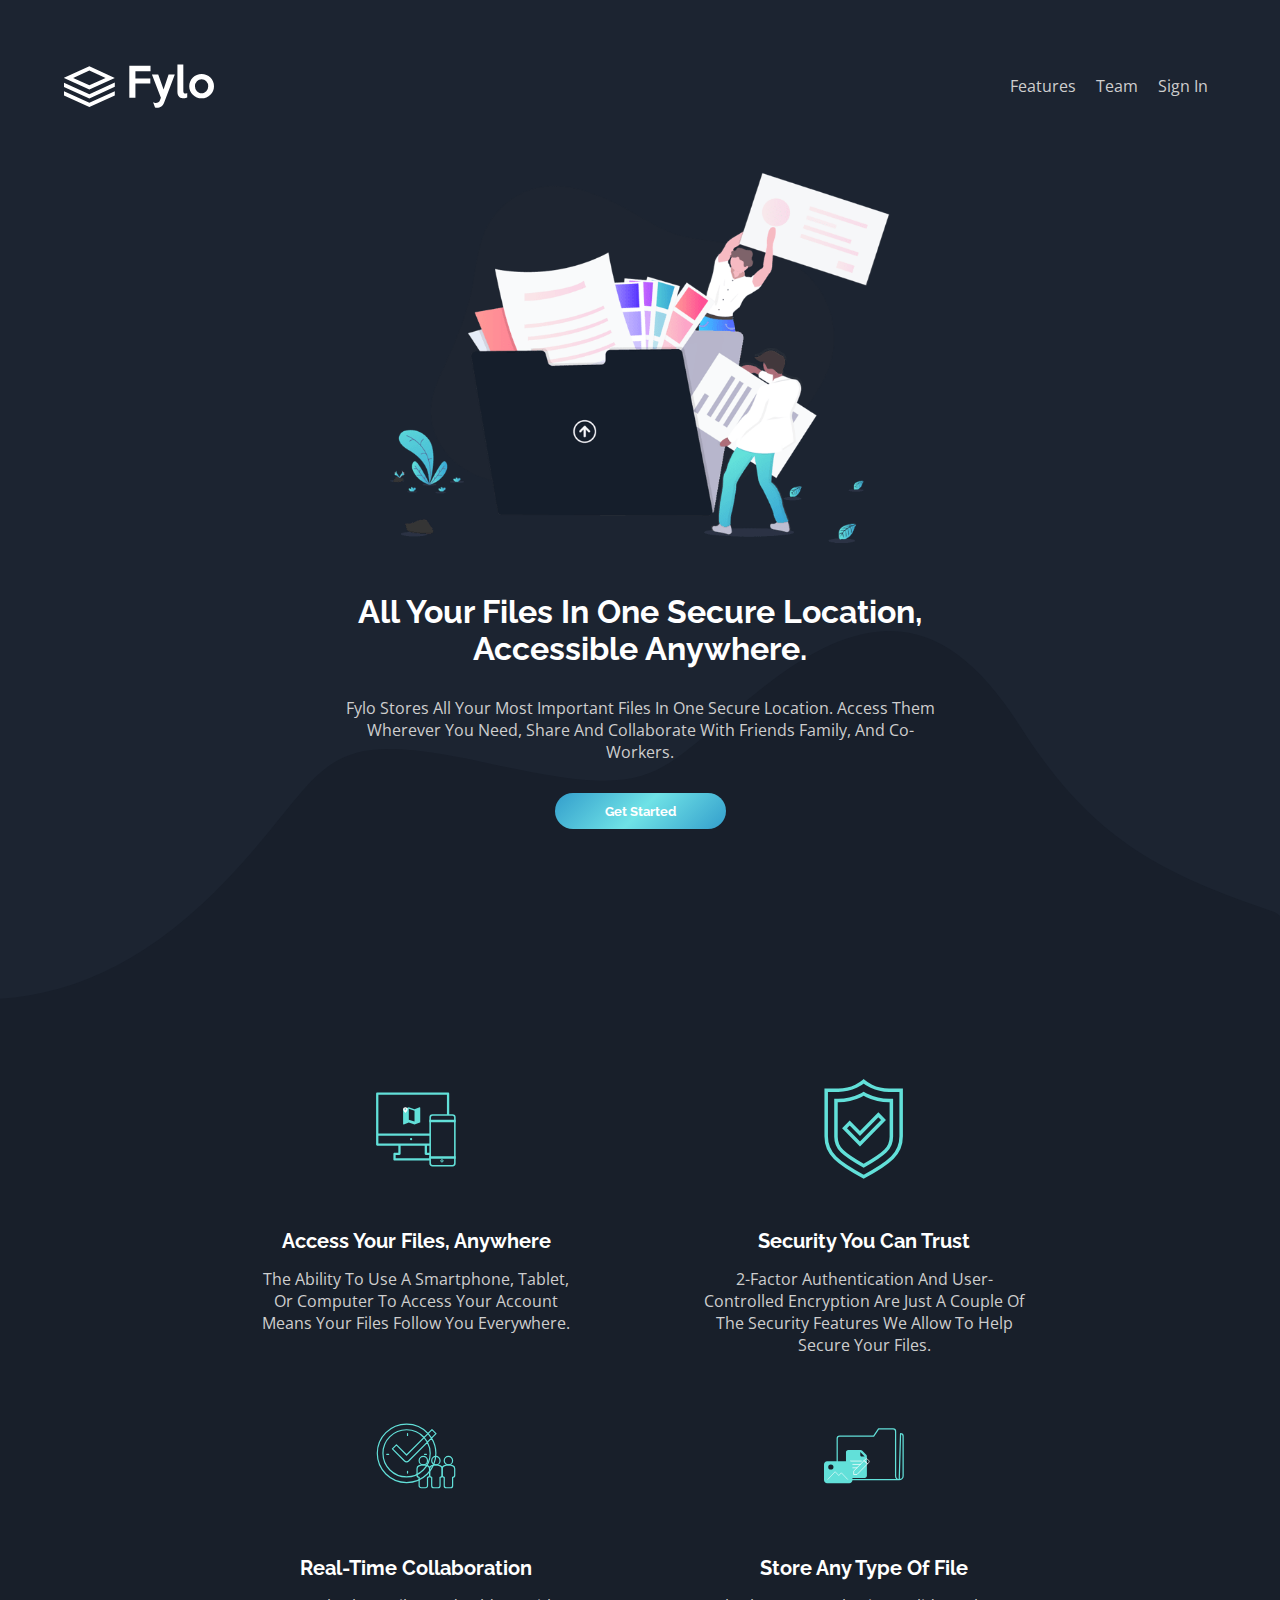
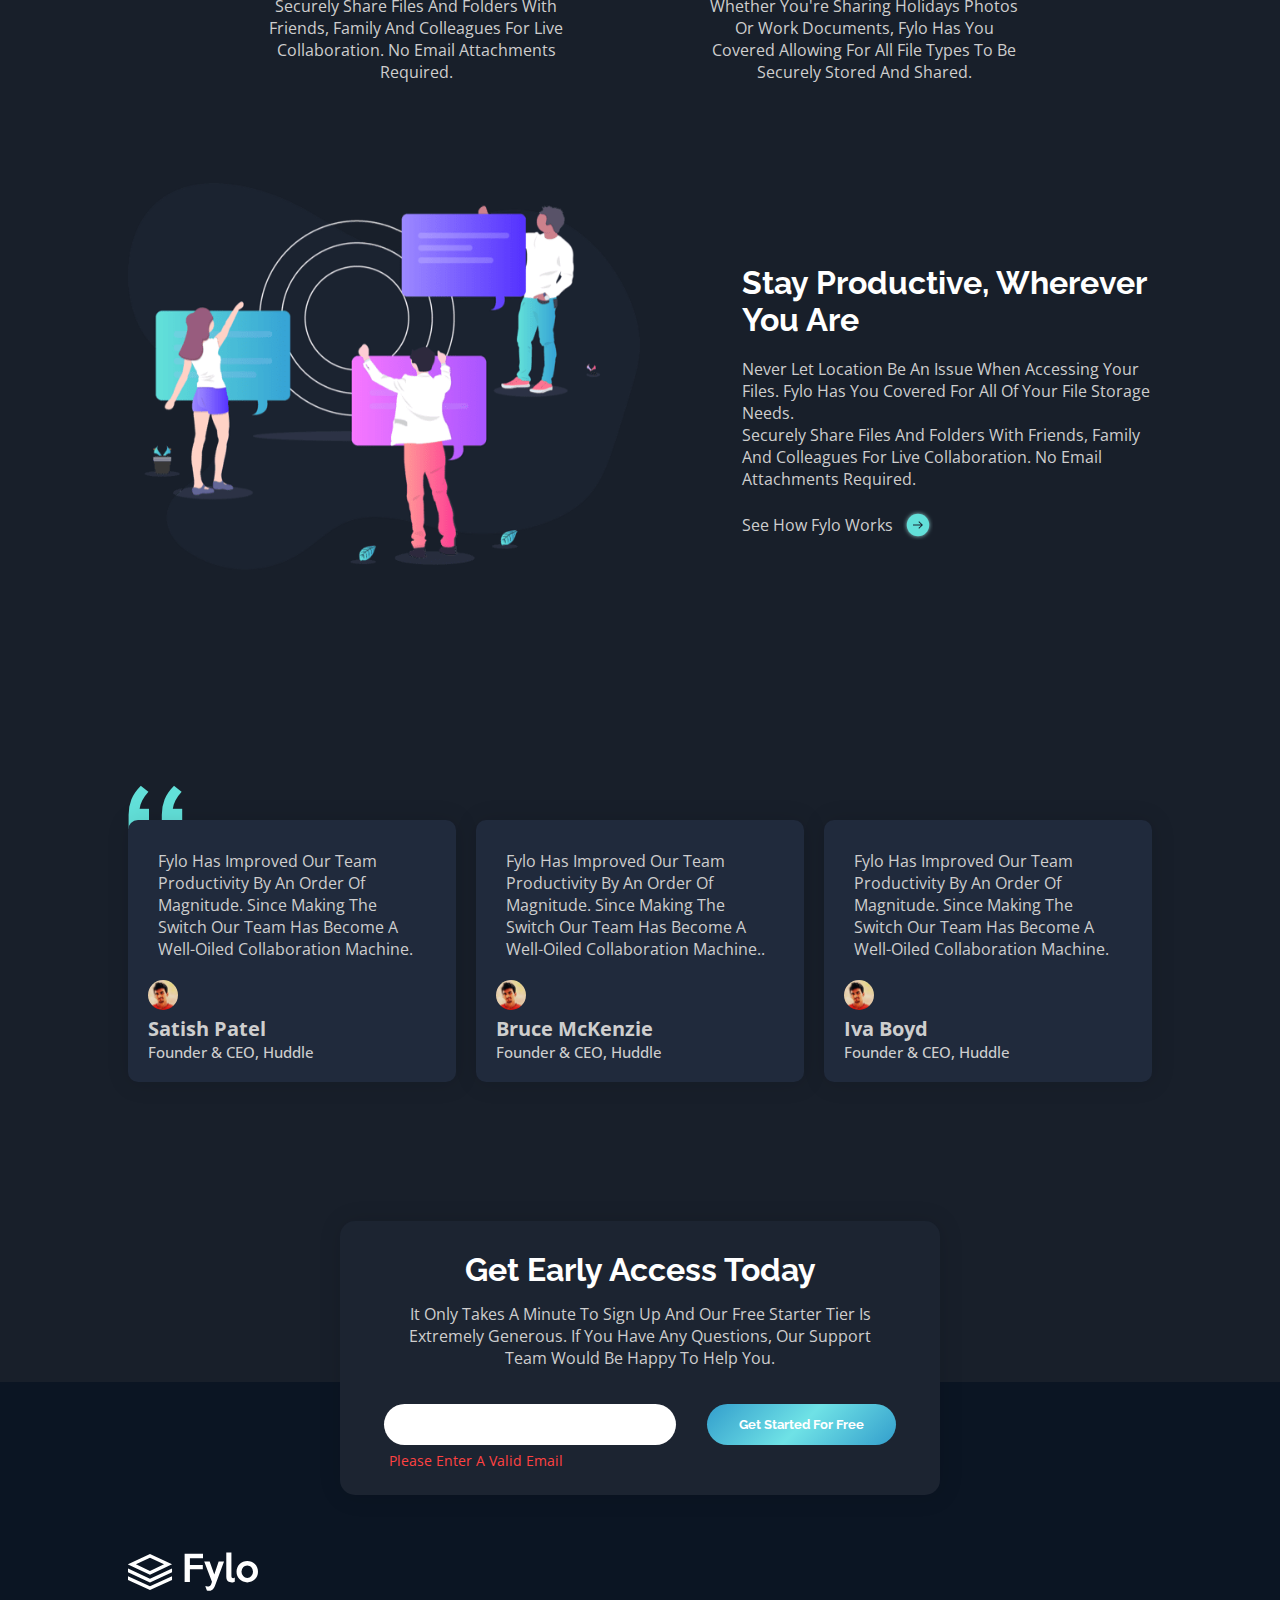
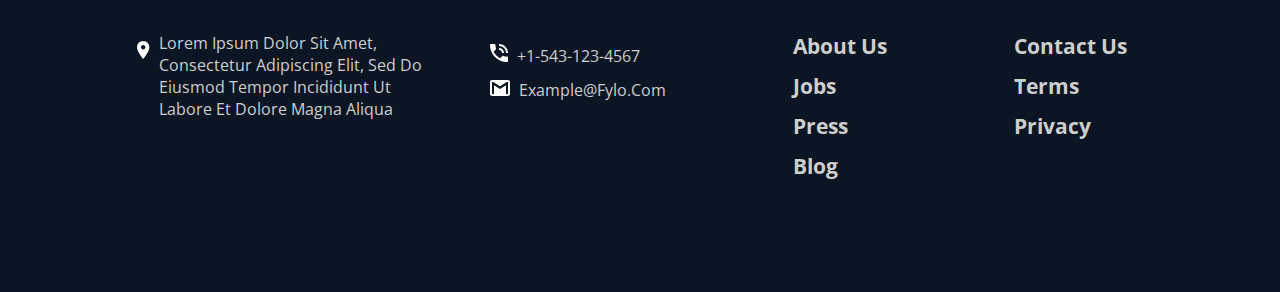
<file: fylo-dark-theme-landing-page-master/index.html>
<!DOCTYPE html>
<html lang="en">

<head>
  <meta charset="UTF-8">
  <meta name="viewport" content="width=device-width, initial-scale=1.0">
  <!-- displays site properly based on user's device -->
  <link rel="stylesheet" href="style.css">
  <link rel="icon" type="image/png" sizes="32x32" href="./images/favicon-32x32.png">
  <link rel="stylesheet" href="https://cdnjs.cloudflare.com/ajax/libs/animate.css/4.1.1/animate.min.css" />
  <title>Frontend Mentor | Fylo landing page with dark theme and features grid</title>

</head>

<body>
  <main>
    <div class="header">
      <img src="./images/logo.svg" alt="">
      <div class="menu">
        <a href="#" target="_blank" rel="noopener noreferrer">
          Features
        </a>
        <a href="#" target="_blank" rel="noopener noreferrer">
          Team
        </a>
        <a href="#" target="_blank" rel="noopener noreferrer">
          Sign In
        </a>
      </div>
    </div>
    <div class="container-content">
      <div class="illustration">
        <img src="./images/illustration-intro.png" alt="" class="introduction animate__hinge">
        <h1> All your files in one secure location, accessible anywhere. </h1>
        <p> Fylo stores all your most important files in one secure location. Access them wherever
          you need, share and collaborate with friends family, and co-workers.
        </p>
        <div class="call-to-action">
          <button>Get Started</button>
        </div>
      </div>


      <div class="credibility">
        <div class="credibility_column">
          <div class="cred_details">
            <div class="image_sizing">
              <img src="./images/icon-access-anywhere.svg" alt="">
            </div>
            <h1> Access your files, anywhere</h1>
            <p>The ability to use a smartphone, tablet, or computer to access your account means your
              files follow you everywhere.</p>
          </div>
          <div class="cred_details">
            <div class="image_sizing">
              <img src="./images/icon-security.svg" alt="">
            </div>
            <h1> Security you can trust</h1>
            <p>2-factor authentication and user-controlled encryption are just a couple of the security
              features we allow to help secure your files.</p>
          </div>
        </div>
        <div class="credibility_column">
          <div class="cred_details">
            <div class="image_sizing">
              <img src="./images/icon-collaboration.svg" alt="">
            </div>
            <h1> Real-time collaboration</h1>
            <p> Securely share files and folders with friends, family and colleagues for live collaboration.
              No email attachments required.</p>
          </div>
          <div class="cred_details">
            <div class="image_sizing">
              <img src="./images/icon-any-file.svg" alt="">
            </div>
            <h1> Store any type of file</h1>
            <p>Whether you're sharing holidays photos or work documents, Fylo has you covered allowing for all
              file types to be securely stored and shared.</p>
          </div>
        </div>
      </div>
      <div class="stay_productive">
        <img class="stay_productive_image" src="./images/illustration-stay-productive.png" alt="">
        <div class="stay_productive_details">
          <h1>Stay productive, wherever you are</h1>
          <p> Never let location be an issue when accessing your files. Fylo has you covered for all of your file
            storage needs. <br>
            Securely share files and folders with friends, family and colleagues for live collaboration. No email
            attachments required.</p>
          <div class="how_flo_works">
            <span> See how Fylo works</span>
            <img src="./images/icon-arrow.svg" alt="">
          </div>

        </div>
      </div>
      <div class="testimonials">

        <div class="testimonial_component">
          <img class="quotes" src="./images/bg-quotes.png" alt="" class="quotes">
          <p>Fylo has improved our team productivity by an order of magnitude. Since making the switch our team has
            become a well-oiled collaboration machine.</p>
          <div class="client_info">
            <img src="./images/profile-1.jpg" alt="">
            <h2>Satish Patel</h2>
            <h3>Founder & CEO, Huddle</h3>
          </div>
        </div>
        <div class="testimonial_component">
          <p>Fylo has improved our team productivity by an order of magnitude. Since making the switch our team has
            become a well-oiled collaboration machine..</p>
          <div class="client_info">
            <img src="./images/profile-1.jpg" alt="">
            <h2>Bruce McKenzie</h2>
            <h3>Founder & CEO, Huddle</h3>
          </div>
        </div>
        <div class="testimonial_component">
          <p>Fylo has improved our team productivity by an order of magnitude. Since making the switch our team has
            become a well-oiled collaboration machine.</p>
          <div class="client_info">
            <img src="./images/profile-1.jpg" alt="">
            <h2>Iva Boyd</h2>
            <h3>Founder & CEO, Huddle</h3>
          </div>
        </div>
      </div>
      <div class="newsletter">
        <h1>Get early access today</h1>
        <p>It only takes a minute to sign up and our free starter tier is extremely generous. If you have any
          questions, our support team would be happy to help you.</p>
        <div class="newsletter_email">
          <div class="email_input">
            <input type="text" placeholder=" ">
            <span class="validity_text">please enter a valid email</span>
          </div>
          <button>Get Started For Free</button>
        </div>
      </div>
    </div>
    <div class="footer">
      <div class="f-description">
        <img class="footer_logo" src="./images/logo.svg" alt="">
        <div class="description">
          <img src="./images/icon-location.svg" alt="">
          <p> Lorem ipsum dolor sit amet, consectetur adipiscing elit, sed do eiusmod tempor incididunt ut labore et
            dolore magna aliqua</p>
        </div>
      </div>
      <div class="f-contact">
        <div class="f-component">
          <img src="./images/icon-phone.svg" alt="">
          <span>+1-543-123-4567</span>
        </div>
        <div class="f-component">
          <img src="./images/icon-email.svg" alt="">
          <span> example@fylo.com</span>
        </div>
      </div>
      <div class="f-menu">
        <a href="#" target="_blank" rel="noopener noreferrer">
          <h2>About Us</h2>
        </a>
        <a href="#" target="_blank" rel="noopener noreferrer">
          <h2>Jobs</h2>
        </a>
        <a href="#" target="_blank" rel="noopener noreferrer">
          <h2>Press</h2>
        </a>
        <a href="#" target="_blank" rel="noopener noreferrer">
          <h2>Blog</h2>
        </a>
      </div>
      <div class="f-more_menu">
        <a href="#" target="_blank" rel="noopener noreferrer">
          <h2>Contact Us</h2>
        </a>
        <a href="#" target="_blank" rel="noopener noreferrer">
          <h2>Terms</h2>
        </a>
        <a href="#" target="_blank" rel="noopener noreferrer">
          <h2>Privacy</h2>
        </a>

      </div>
      <div class="f-socials">
        <a href="#" target="_blank" rel="noopener noreferrer"><i class="fa fa-facebook"></i></a>
        <a href="#" target="_blank" rel="noopener noreferrer"><i class="fa fa-twitter"></i></a>
        <a href="#" target="_blank" rel="noopener noreferrer"><i class="fa fa-instagram"></i></a>

      </div>
    </div>
  </main>
</body>

</html>
</file>
<file: 3-column-preview-card-component-main/CSS/style.css>
@import url("https://fonts.googleapis.com/css2?family=Big+Shoulders+Display:wght@700&family=Lexend+Deca&display=swap");
:root {
  --Bright_orange: hsl(31, 77%, 52%);
  --Dark_cyan: hsl(184, 100%, 22%);
  --Very_dark_cyan: hsl(179, 100%, 13%);
  --Transparent_white_paragraphs: hsla(0, 0%, 100%, 0.75);
  --neutral: #f2f2f2;
  --Very_light_gray_background_headings_buttons: hsl(0, 0%, 95%);
  --black: hsl(0, 0%, 0%);
}

*,
*::before,
*::after {
  padding: 0;
  margin: 0;
  -webkit-box-sizing: border-box;
          box-sizing: border-box;
}

body {
  display: -webkit-box;
  display: -ms-flexbox;
  display: flex;
  -webkit-box-pack: center;
      -ms-flex-pack: center;
          justify-content: center;
  -webkit-box-align: center;
      -ms-flex-align: center;
          align-items: center;
  min-height: 100vh;
  background-color: var(--Very_light_gray_background_headings_buttons);
}

main {
  max-width: 52.5rem;
  display: -webkit-box;
  display: -ms-flexbox;
  display: flex;
  overflow: hidden;
  border-radius: 0.625rem;
  min-height: 26.25rem;
}

main .component__card {
  padding: 4% 7% 4% 4%;
  display: -webkit-box;
  display: -ms-flexbox;
  display: flex;
  -webkit-box-orient: vertical;
  -webkit-box-direction: normal;
      -ms-flex-direction: column;
          flex-direction: column;
  -webkit-box-align: start;
      -ms-flex-align: start;
          align-items: flex-start;
  background-color: var(--Bright_orange);
  color: var(--Very_light_gray_background_headings_buttons);
}

main .component__card:nth-child(2) {
  background-color: var(--Dark_cyan);
}

main .component__card:nth-child(3) {
  background-color: var(--Very_dark_cyan);
}

main .component__card img {
  padding-bottom: 2.5rem;
  -o-object-fit: contain;
     object-fit: contain;
}

main .component__card h1 {
  padding-bottom: 0.625rem;
  font-family: 'Big Shoulders', sans-serif;
  font-size: 2.375rem;
}

main .component__card p {
  margin-bottom: auto;
  font-family: 'Lexend Deca', sans-serif;
  opacity: 0.9;
}

main .component__card a {
  list-style: none;
  text-decoration: none;
  position: relative;
  margin-top: 2rem;
  background-color: var(--Very_light_gray_background_headings_buttons);
  font-family: 'Lexend Deca', sans-serif;
  border: 0.125rem solid transparent;
  padding: 0.9375rem 1.25rem;
  border-radius: 3.125rem;
  color: var(--black);
  font-weight: 700;
  -webkit-transition: background-color 0.3s ease-out;
  transition: background-color 0.3s ease-out;
  text-transform: capitalize;
  mix-blend-mode: screen;
}

main .component__card a:hover, main .component__card a:focus-visible {
  background-color: transparent;
  color: var(--Very_light_gray_background_headings_buttons);
  border: 0.125rem solid var(--neutral);
}

main .component__card a:focus-visible {
  outline: none;
  text-decoration: underline;
}

@media (max-width: 31.25rem) {
  main {
    -webkit-box-orient: vertical;
    -webkit-box-direction: normal;
        -ms-flex-direction: column;
            flex-direction: column;
    margin: 10%;
  }
  main .component__card {
    padding: 13%;
  }
}
/*# sourceMappingURL=style.css.map */
</file>
<file: advice-generator-app-main/CSS/style.css>
@import url("https://fonts.googleapis.com/css2?family=Manrope:wght@500;700&display=swap");
:root {
  --Light_Cyan: rgb(206, 227, 233);
  --Neon_Green: rgb(82, 255, 168);
  --Grayish_Blue: rgb(78, 93, 115);
  --Dark_Grayish_Blue: rgb(50, 58, 73);
  --Dark_Blue: rgb(31, 38, 50);
}

* {
  padding: 0;
  margin: 0;
  -webkit-box-sizing: border-box;
          box-sizing: border-box;
}

body {
  display: -webkit-box;
  display: -ms-flexbox;
  display: flex;
  -webkit-box-pack: center;
      -ms-flex-pack: center;
          justify-content: center;
  -webkit-box-align: center;
      -ms-flex-align: center;
          align-items: center;
  min-height: 100vh;
  background-color: var(--Dark_Blue);
}

main {
  max-width: 400px;
  background-color: var(--Dark_Grayish_Blue);
  padding: 50px;
  display: -webkit-box;
  display: -ms-flexbox;
  display: flex;
  -webkit-box-orient: vertical;
  -webkit-box-direction: normal;
      -ms-flex-direction: column;
          flex-direction: column;
  -webkit-box-align: center;
      -ms-flex-align: center;
          align-items: center;
  border-radius: 10px;
  position: relative;
  -webkit-box-shadow: 0px 5px 28px 5px rgba(0, 0, 0, 0.403);
          box-shadow: 0px 5px 28px 5px rgba(0, 0, 0, 0.403);
  font-family: 'Manrope';
}

main span {
  color: var(--Neon_Green);
  text-transform: uppercase;
  padding-bottom: 20px;
  font-weight: 700;
  font-size: 15px;
  letter-spacing: 3px;
}

main blockquote {
  padding-bottom: 20px;
  color: var(--Light_Cyan);
  text-align: center;
  font-size: 20px;
}

main img.divider {
  width: 100%;
}

main .pattern-divider {
  -ms-flex-item-align: center;
      -ms-grid-row-align: center;
      align-self: center;
  padding-bottom: 10px;
}

main .dice {
  position: absolute;
  border-radius: 50%;
  background-color: var(--Neon_Green);
  padding: 19px 19px 15px;
  cursor: pointer;
  bottom: -20px;
}

main .dice:hover {
  -webkit-box-shadow: 2px 8px 22px 10px var(--Neon_Green);
          box-shadow: 2px 8px 22px 10px var(--Neon_Green);
}

main .dice img {
  width: 100%;
}
/*# sourceMappingURL=style.css.map */
</file>
<file: article-preview-component-master/CSS/style.css>
@import url("https://fonts.googleapis.com/css2?family=Manrope:wght@500;700&display=swap");
* {
  -webkit-box-sizing: border-box;
          box-sizing: border-box;
  margin: 0;
  padding: 0;
}

body {
  display: -webkit-box;
  display: -ms-flexbox;
  display: flex;
  -webkit-box-pack: center;
      -ms-flex-pack: center;
          justify-content: center;
  -webkit-box-align: center;
      -ms-flex-align: center;
          align-items: center;
  background-color: #ecf2f8;
  min-height: 100vh;
}

main {
  display: -webkit-box;
  display: -ms-flexbox;
  display: flex;
  position: relative;
  -webkit-box-pack: center;
      -ms-flex-pack: center;
          justify-content: center;
  font-family: 'manrope';
  max-width: 940px;
  background-color: #fff;
  border-radius: 10px;
  -webkit-box-shadow: 1px 7px 40px 5px rgba(0, 0, 0, 0.132);
          box-shadow: 1px 7px 40px 5px rgba(0, 0, 0, 0.132);
}

main img#drawers {
  border-radius: 10px 0 0 10px;
  width: 100%;
  max-width: 450px;
  min-width: 150px;
}

main .content {
  padding: 40px;
}

main .content h1 {
  font-size: 23px;
  padding-bottom: 20px;
  color: #48556a;
}

main .content p {
  color: #9eafc2;
}

main .content h4 {
  color: #9eafc2;
}

main .content .person-detail {
  width: 100%;
  padding-top: 20px;
  display: -webkit-box;
  display: -ms-flexbox;
  display: flex;
  -webkit-box-pack: justify;
      -ms-flex-pack: justify;
          justify-content: space-between;
  -webkit-box-align: end;
      -ms-flex-align: end;
          align-items: flex-end;
  -ms-flex-wrap: nowrap;
      flex-wrap: nowrap;
  position: relative;
}

main .content .person-detail #michelle {
  width: 50px;
  border-radius: 50%;
}

main .content .person-detail .name {
  position: absolute;
  left: 60px;
}

main .content .person-detail h2 {
  color: #48556a;
}

main .content .person-detail #share:hover #icon {
  background-color: #48556a;
}

main .content .person-detail #share:hover .container {
  display: -webkit-box;
  display: -ms-flexbox;
  display: flex;
}

main .content .person-detail #share #icon {
  background-color: #ecf2f8;
  padding: 10px;
  border-radius: 50%;
  cursor: pointer;
  z-index: 9;
  position: relative;
}

main .content .person-detail #share .container {
  -webkit-box-shadow: 1px 7px 40px 5px rgba(0, 0, 0, 0.132);
          box-shadow: 1px 7px 40px 5px rgba(0, 0, 0, 0.132);
  right: -85px;
  top: -30px;
  -webkit-box-pack: center;
      -ms-flex-pack: center;
          justify-content: center;
  -webkit-box-align: center;
      -ms-flex-align: center;
          align-items: center;
  background-color: #48556a;
  padding: 4px 15px;
  border-radius: 4px;
  position: absolute;
  display: none;
}

main .content .person-detail #share .container .arrow {
  width: 20px;
  height: 20px;
  background-color: #48556a;
  position: absolute;
  top: 35px;
  left: 80px;
  -webkit-transform: rotate(45deg);
          transform: rotate(45deg);
  z-index: 1;
}

main .content .person-detail #share .container img {
  padding: 10px;
  width: 39px;
  z-index: 3;
}

main .content .person-detail #share .container img:hover {
  width: 36px;
}

main .content .person-detail #share .container h6 {
  color: rgba(255, 255, 255, 0.281);
  letter-spacing: 3px;
  font-weight: 100;
  text-transform: uppercase;
}

@media (max-width: 780px) {
  main img#drawers {
    -o-object-fit: cover;
       object-fit: cover;
  }
  main .content h1,
  main .content h2 {
    font-size: 18px;
  }
  main .content p,
  main .content h4 {
    font-size: 13px;
  }
}

@media (max-width: 500px) {
  main {
    -webkit-box-orient: vertical;
    -webkit-box-direction: normal;
        -ms-flex-direction: column;
            flex-direction: column;
    margin: 7%;
  }
  main img#drawers {
    width: 100%;
    border-radius: 10px 10px 0 0;
  }
  main .content {
    padding-bottom: 20px;
  }
  main .content .person-detail #share:hover #icon {
    background-color: #ecf2f8;
  }
  main .content .person-detail #share .container {
    right: -40px;
    top: 20px;
    border-radius: 0 0 15px 15px;
    left: -40px;
    z-index: 1;
    bottom: -20px;
  }
  main .content .person-detail #share .container .arrow {
    display: none;
  }
  main .content .person-detail #share .container img {
    top: 20px;
    margin-top: -10px;
    width: 46px;
  }
  main .content .person-detail #share .container h6 {
    font-size: 16px;
  }
}
/*# sourceMappingURL=style.css.map */
</file>
<file: base-apparel-coming-soon-master/style.css>
@import url("https://fonts.googleapis.com/css2?family=Josefin+Sans:wght@300;400;500&display=swap");
:root {
  --Desaturated_Red: rgb(206, 151, 151);
  --Soft_Red: rgb(249, 98, 98);
  --Dark_Grayish_Red: rgb(65, 58, 58);
  --Linear: linear-gradient(135deg, rgb(255, 208, 208), rgb(246, 133, 152));
  --Linear2: linear-gradient(135deg, rgb(248, 191, 191), hsl(0, 74%, 74%));
}

* {
  -webkit-box-sizing: border-box;
          box-sizing: border-box;
  padding: 0;
  margin: 0;
}

body {
  display: -webkit-box;
  display: -ms-flexbox;
  display: flex;
  min-height: 100vh;
  -webkit-box-pack: center;
      -ms-flex-pack: center;
          justify-content: center;
  -webkit-box-align: center;
      -ms-flex-align: center;
          align-items: center;
  background: #e4e4e4;
}

main {
  max-width: 1040px;
  width: 100%;
  display: -webkit-box;
  display: -ms-flexbox;
  display: flex;
  -webkit-box-pack: center;
      -ms-flex-pack: center;
          justify-content: center;
  background-color: white;
  font-family: 'Josefin Sans', sans-serif;
}

main img {
  width: 45%;
}

main .c-content {
  width: 55%;
  padding: 5%;
}

main .c-content h1 {
  font-size: 62px;
  color: var(--Desaturated_Red);
  padding: 15% 0 6% 0;
  font-weight: 100;
  text-transform: uppercase;
  letter-spacing: 9px;
}

main .c-content h1 span {
  color: black;
  font-weight: 400;
}

main .c-content p {
  color: var(--Desaturated_Red);
  line-height: 1.5;
}

main .c-content .c-input {
  display: -webkit-box;
  display: -ms-flexbox;
  display: flex;
  padding-top: 30px;
}

main .c-content .c-input input {
  padding: 13px 20px;
  border-radius: 50px;
  width: 60%;
  outline-color: var(--Desaturated_Red);
  border: 1px solid var(--Desaturated_Red);
}

main .c-content .c-input input::-webkit-input-placeholder {
  color: var(--Desaturated_Red);
}

main .c-content .c-input input:-ms-input-placeholder {
  color: var(--Desaturated_Red);
}

main .c-content .c-input input::-ms-input-placeholder {
  color: var(--Desaturated_Red);
}

main .c-content .c-input input::placeholder {
  color: var(--Desaturated_Red);
}

main .c-content .c-input span {
  padding: 10px 30px;
  border-radius: 50px;
  cursor: pointer;
  background: var(--Linear2);
  display: -webkit-box;
  display: -ms-flexbox;
  display: flex;
  margin-left: -40px;
  -webkit-box-shadow: 1px 5px 22px 1px var(--Desaturated_Red);
          box-shadow: 1px 5px 22px 1px var(--Desaturated_Red);
}

main .c-content .c-input span:hover {
  background: var(--Linear);
}

main .c-content .c-input img {
  width: 10px;
  -ms-flex-item-align: center;
      -ms-grid-row-align: center;
      align-self: center;
  max-width: 30px;
  min-width: 8px;
}
/*# sourceMappingURL=style.css.map */
</file>
<file: coding-bootcamp-testimonials-slider-master/CSS/style.css>
@import url("https://fonts.googleapis.com/css2?family=Inter:wght@300;500;700&display=swap");
:root {
  --darkBlue: hsl(240, 38%, 20%);
  --greyBlue: hsl(240, 18%, 77%);
}

* {
  margin: 0;
  padding: 0;
  -webkit-box-sizing: border-box;
          box-sizing: border-box;
}

body {
  display: -webkit-box;
  display: -ms-flexbox;
  display: flex;
  -webkit-box-pack: center;
      -ms-flex-pack: center;
          justify-content: center;
  -webkit-box-align: center;
      -ms-flex-align: center;
          align-items: center;
}

#container {
  display: -webkit-box;
  display: -ms-flexbox;
  display: flex;
  -webkit-box-pack: center;
      -ms-flex-pack: center;
          justify-content: center;
  -webkit-box-align: center;
      -ms-flex-align: center;
          align-items: center;
  background: url("../images/pattern-curve.svg") bottom left no-repeat;
  min-height: 100vh;
  font-family: 'Inter', sans-serif;
  font-weight: 100;
  width: 100%;
  max-width: 1440px;
  padding: 1% 6%;
}

#container .testimonial {
  position: relative;
  -webkit-box-flex: 1;
      -ms-flex: 1;
          flex: 1;
}

#container .testimonial img {
  position: absolute;
  min-width: 10px;
  width: 30%;
  max-width: 100px;
  top: -10%;
  left: 100px;
}

#container .testimonial blockquote {
  position: relative;
  font-size: 32px;
  font-weight: 300;
  z-index: 1;
  color: var(--darkBlue);
}

#container .testimonial h1 {
  margin-top: 50px;
  font-size: 22px;
  color: var(--darkBlue);
}

#container .testimonial h1 small {
  color: var(--greyBlue);
  margin-left: 3%;
}

#container .user-image {
  position: relative;
  right: 5%;
  max-width: 50%;
  min-width: 0;
}

#container .user-image::before {
  content: ' ';
  position: absolute;
  background: url("../images/pattern-bg.svg") no-repeat;
  background-size: contain;
  width: 127%;
  height: 120%;
  right: -15%;
  top: -12%;
  z-index: -1;
}

#container .user-image #profile_image {
  position: relative;
  max-width: 100%;
  height: 100%;
  border-radius: 4px;
  -webkit-box-shadow: 0px 25px 24px -10px rgba(132, 132, 132, 0.372);
          box-shadow: 0px 25px 24px -10px rgba(132, 132, 132, 0.372);
}

#container .user-image .button-container {
  display: inline-block;
  background-color: #fff;
  border-radius: 30px;
  position: absolute;
  bottom: -20px;
  left: 50px;
}

#container .user-image .button-container .previous, #container .user-image .button-container .next {
  border-radius: 30px 0 0 30px;
  display: inline-block;
  padding: 12px 15px;
}

#container .user-image .button-container .previous:hover, #container .user-image .button-container .next:hover {
  background: var(--greyBlue);
}

#container .user-image .button-container .next {
  border-radius: 0 30px 30px 0;
}

@media (max-width: 788px) {
  body {
    height: initial;
  }
  #container .testimonial img {
    width: 15%;
    left: 8vw;
    top: -2vw;
  }
  #container .testimonial blockquote {
    font-size: 3vw;
  }
  #container .testimonial h1 {
    font-size: 3vw;
  }
  #container .user-image::before {
    top: -6vw;
  }
}

@media (max-width: 475px) {
  body {
    min-height: initial;
  }
  #container {
    -webkit-box-orient: vertical;
    -webkit-box-direction: reverse;
        -ms-flex-direction: column-reverse;
            flex-direction: column-reverse;
    padding: 10% 15%;
    min-height: initial;
  }
  #container .testimonial {
    margin-top: 25%;
  }
  #container .testimonial img {
    width: 15%;
  }
  #container .testimonial blockquote {
    font-size: 4vw;
  }
  #container .testimonial h1 {
    font-size: 14px;
    margin-top: 30px;
    text-align: center;
  }
  #container .user-image {
    max-width: 100%;
  }
  #container .user-image::before {
    top: -8vw;
  }
  #container .user-image .button-container {
    border-radius: 15px;
    position: absolute;
    bottom: -10px;
    left: 50%;
    -webkit-transform: translateX(-50%);
            transform: translateX(-50%);
  }
  #container .user-image .button-container .previous, #container .user-image .button-container .next,
  #container .user-image .button-container .next {
    border-radius: 17px 0 0 17px;
    display: inline-block;
    padding: 6px 8px;
  }
  #container .user-image .button-container .previous img, #container .user-image .button-container .next img,
  #container .user-image .button-container .next img {
    width: 8px;
  }
  #container .user-image .button-container .previous:hover, #container .user-image .button-container .next:hover,
  #container .user-image .button-container .next:hover {
    background: var(--greyBlue);
  }
  #container .user-image .button-container .next {
    border-radius: 0 17px 17px 0;
  }
}
/*# sourceMappingURL=style.css.map */
</file>
<file: ecommerce-product-page-main/CSS/style.css>
@import url("https://fonts.googleapis.com/css2?family=Kumbh+Sans:wght@400;700&display=swap");
:root {
  --Orange: rgb(255, 125, 26);
  --Pale_orange: rgb(255, 237, 224);
  --Very_vark_blue: rgb(29, 32, 37);
  --Dark_grayish_blue: rgb(104, 112, 125);
  --Grayish_blue: rgb(182, 188, 200);
  --Light_grayish_blue: rgb(247, 248, 253);
  --White: rgb(255, 255, 255);
  --Black: rgb(0, 0, 0);
}

* {
  -webkit-box-sizing: border-box;
          box-sizing: border-box;
  padding: 0;
  margin: 0;
}
/*# sourceMappingURL=style.css.map */
</file>
<file: expenses-chart-component-main/style.css>
/* No CSS *//*# sourceMappingURL=style.css.map */
</file>
<file: four-card-feature-section-master/style.css>
@import url("https://fonts.googleapis.com/css2?family=Open+Sans:wght@400;700&family=Poppins:wght@600&display=swap");
:root {
  --Red: hsl(0, 78%, 62%);
  --Cyan: hsl(180, 62%, 55%);
  --Orange: hsl(34, 97%, 64%);
  --Blue: hsl(212, 86%, 64%);
  --Very_Dark_Blue: hsl(234, 12%, 34%);
  --Grayish_Blue: hsl(229, 6%, 66%);
  --Very_Light_Gray: hsl(0, 0%, 98%);
}

* {
  -webkit-box-sizing: border-box;
          box-sizing: border-box;
  padding: 0;
  margin: 0;
}

body {
  font-family: 'Poppins ', sans-serif;
  background-color: var(--Very_Light_Gray);
  display: -webkit-box;
  display: -ms-flexbox;
  display: flex;
  -webkit-box-align: center;
      -ms-flex-align: center;
          align-items: center;
  -webkit-box-pack: center;
      -ms-flex-pack: center;
          justify-content: center;
}

main {
  max-width: 1440px;
  width: 100%;
  padding: 20px 6% 0;
}

main .c-content {
  display: -webkit-box;
  display: -ms-flexbox;
  display: flex;
  -webkit-box-pack: center;
      -ms-flex-pack: center;
          justify-content: center;
  -webkit-box-orient: vertical;
  -webkit-box-direction: normal;
      -ms-flex-direction: column;
          flex-direction: column;
  -webkit-box-align: center;
      -ms-flex-align: center;
          align-items: center;
}

main .c-content h1 {
  text-align: center;
  color: var(--Very_Dark_Blue);
  padding-bottom: 20px;
  font-weight: 100;
}

main .c-content p {
  width: 100%;
  max-width: 450px;
  text-align: center;
  font-size: 14px;
  color: var(--Grayish_Blue);
}

main .c-card {
  display: -webkit-box;
  display: -ms-flexbox;
  display: flex;
  -webkit-box-pack: center;
      -ms-flex-pack: center;
          justify-content: center;
  -webkit-box-align: center;
      -ms-flex-align: center;
          align-items: center;
}

main .c-card .c-card-feature {
  padding: 40px 40px 20px;
  margin: 8% 0;
  border-radius: 4%;
  width: 300px;
  display: -webkit-box;
  display: -ms-flexbox;
  display: flex;
  -webkit-box-orient: vertical;
  -webkit-box-direction: normal;
      -ms-flex-direction: column;
          flex-direction: column;
  -webkit-box-shadow: 0px 10px 12px 0px rgba(198, 198, 255, 0.492);
          box-shadow: 0px 10px 12px 0px rgba(198, 198, 255, 0.492);
}

main .c-card .c-card-feature h1 {
  color: var(--Very_Dark_Blue);
  font-size: 18px;
  padding-bottom: 20px;
}

main .c-card .c-card-feature p {
  color: var(--Grayish_Blue);
  font-size: 14px;
  padding-bottom: 20px;
}

main .c-card .c-card-feature img {
  -ms-flex-item-align: end;
      align-self: flex-end;
}

main .c-card .c-card-feature-list {
  margin: 0 3%;
}

main .c-card .supervisor {
  border-top: 5px solid var(--Cyan);
}

main .c-card .Team_Builder {
  border-top: 5px solid var(--Red);
}

main .c-card .Karma {
  border-top: 5px solid var(--Orange);
}

main .c-card .Calculator {
  border-top: 5px solid var(--Blue);
}

@media (max-width: 600px) {
  main .c-card {
    -webkit-box-orient: vertical;
    -webkit-box-direction: normal;
        -ms-flex-direction: column;
            flex-direction: column;
  }
  main .c-card .Karma {
    margin-top: 16%;
  }
}
/*# sourceMappingURL=style.css.map */
</file>
<file: fylo-dark-theme-landing-page-master/style.css>
@import"https://fonts.googleapis.com/css2?family=Open+Sans:wght@400;700&family=Raleway:wght@400;700&display=swap";:root{--Dark_Blue_intro_and_email_sign_up_background: hsl(217, 28%, 15%);--Dark_Blue_main_background: hsl(218, 28%, 13%);--Dark_Blue_footer_background: hsl(216, 53%, 9%);--Dark_Blue_testimonials_background: hsl(219, 30%, 18%);--Cyan_inside_call_to_action_gradient: rgb(101, 226, 217);--Blue_inside_call_to_action_gradient: rgb(51, 158, 204);--Light_Red_error: hsl(0, 100%, 63%);--White: hsl(0, 0%, 100%);--light_gray: rgb(206, 206, 206);--font_family_open_sans: "Open Sans";--font_family_Raleway: "Raleway"}*{padding:0;margin:0;box-sizing:border-box}body{display:flex;justify-content:center;align-items:center;flex-direction:column;background-color:var(--Dark_Blue_main_background)}main{max-width:1440px;width:100%;text-transform:capitalize;font-family:var(--font_family_open_sans)}main .header{display:flex;justify-content:space-between;align-items:center;padding:5%;background-color:var(--Dark_Blue_intro_and_email_sign_up_background)}main .header img{width:100%;max-width:150px}main .header a{text-decoration:none;color:var(--light_gray);padding:0 8px;cursor:pointer}main .header a:hover{color:var(--White);text-decoration:underline}main .container-content{position:relative;display:flex;align-items:center;justify-content:center;flex-direction:column}main .container-content .illustration{display:flex;position:relative;align-items:center;justify-content:center;flex-direction:column;z-index:1;background-color:var(--Dark_Blue_intro_and_email_sign_up_background);width:100%}main .container-content .illustration::before{content:" ";position:absolute;left:0;bottom:-1px;z-index:-1;padding:0;background:url(./images/bg-curvy-desktop.svg) bottom/100% no-repeat;width:100%;height:100%}main .container-content .illustration img{width:100%;max-width:500px;padding-bottom:50px}main .container-content .illustration h1{color:var(--White);max-width:600px;text-align:center;padding-bottom:30px;font-family:var(--font_family_Raleway)}main .container-content .illustration p{color:var(--light_gray);max-width:600px;padding-bottom:30px;text-align:center}main .container-content .illustration .call-to-action{padding-bottom:200px}main .container-content .illustration .call-to-action button{padding:10px 50px;border-radius:50px;border:none;color:var(--White);font-weight:700;font-family:var(--font_family_Raleway);background:linear-gradient(135deg, #339ecc, #6fe2e6, #339ecc)}main .container-content .illustration .call-to-action button:hover{background:linear-gradient(135deg, #65e2d9, #d4feff, #65e2d9)}main .container-content .credibility{padding:0 15%;z-index:2}main .container-content .credibility .credibility_column{display:flex;justify-content:center}main .container-content .credibility .credibility_column .cred_details{width:50%;display:flex;flex-direction:column;text-align:center;padding:0 7%}main .container-content .credibility .credibility_column .cred_details h1{color:var(--White);font-family:var(--font_family_Raleway);font-size:20px;padding-bottom:15px}main .container-content .credibility .credibility_column .cred_details p{color:var(--light_gray)}main .container-content .credibility .credibility_column .cred_details .image_sizing{width:100%;display:flex;align-items:center;justify-content:center;height:200px}main .container-content .credibility .credibility_column .cred_details .image_sizing img{width:100%;max-width:80px}main .container-content .stay_productive{padding:100px 10%;display:flex;align-items:center}main .container-content .stay_productive img.stay_productive_image{width:50%;padding-bottom:50px}main .container-content .stay_productive .stay_productive_details{width:50%;padding-left:10%}main .container-content .stay_productive .stay_productive_details h1{color:var(--White);font-family:var(--font_family_Raleway);padding-bottom:20px}main .container-content .stay_productive .stay_productive_details p{color:var(--light_gray);padding-bottom:20px}main .container-content .stay_productive .stay_productive_details .how_flo_works{display:flex;align-items:center;color:var(--light_gray);cursor:pointer}main .container-content .stay_productive .stay_productive_details .how_flo_works:hover span{text-decoration:underline}main .container-content .stay_productive .stay_productive_details .how_flo_works span{padding-right:10px}main .container-content .stay_productive .stay_productive_details .how_flo_works img{width:100%;max-width:30px}main .container-content .testimonials{padding:100px 10% 300px;width:100%;display:flex;justify-content:space-between}main .container-content .testimonials img.quotes{position:absolute;left:0%;border-radius:0 !important;max-width:100px !important;z-index:-1;top:-35px}main .container-content .testimonials .testimonial_component{position:relative;box-shadow:1px 1px 22px 2px rgba(0,0,0,.106);display:flex;flex-direction:column;border-radius:10px;padding:20px;color:var(--light_gray);background-color:var(--Dark_Blue_testimonials_background)}main .container-content .testimonials .testimonial_component:nth-child(2){margin:0 20px}main .container-content .testimonials .testimonial_component p{padding:10px 10px 20px}main .container-content .testimonials .testimonial_component img{max-width:30px;border-radius:50%}main .container-content .testimonials .testimonial_component h2{font-size:20px}main .container-content .testimonials .testimonial_component h3{font-size:15px;font-weight:500}main .container-content .newsletter{position:absolute;bottom:-4%;padding:30px 44px;background-color:var(--Dark_Blue_intro_and_email_sign_up_background);width:90%;min-width:400px;max-width:600px;box-shadow:1px 1px 22px 2px rgba(0,0,0,.106);border-radius:15px;text-align:center}main .container-content .newsletter h1{font-family:var(--font_family_Raleway);color:var(--White)}main .container-content .newsletter p{color:var(--light_gray);padding:15px}main .container-content .newsletter .newsletter_email{display:flex;padding:20px 0;justify-content:space-between}main .container-content .newsletter .newsletter_email .email_input{display:flex;flex-direction:column;width:57%;position:relative}main .container-content .newsletter .newsletter_email .email_input input{border-radius:50px;padding:13px;outline:#65e2d9;border:none;color:#65e2d9}main .container-content .newsletter .newsletter_email .email_input .validity_text{position:absolute;bottom:-25px;color:var(--Light_Red_error);left:5px;font-size:14px}main .container-content .newsletter .newsletter_email button{border-radius:50px;width:37%;padding:8px;border:none;color:var(--White);font-weight:700;font-family:var(--font_family_Raleway);background:linear-gradient(135deg, #339ecc, #6fe2e6, #339ecc)}main .container-content .newsletter .newsletter_email button:hover{background:linear-gradient(135deg, #65e2d9, #d4feff, #65e2d9)}main .footer{padding:250px 10% 100px;background-color:var(--Dark_Blue_footer_background);display:flex;justify-content:space-between;color:var(--light_gray);align-items:flex-start}main .footer a{color:var(--light_gray);text-decoration:none;font-size:14px}main .footer a:hover{color:var(--White);font-weight:700}main .footer a h2{padding-bottom:12px}main .footer .f-description{position:relative;width:30%}main .footer .f-description img.footer_logo{position:absolute;max-width:130px;top:-80px}main .footer .f-description .description{display:flex;align-items:flex-start}main .footer .f-description .description img{padding:9px}main .footer .f-contact{padding-left:30px}main .footer .f-contact .f-component{padding-top:12px}main .footer .f-contact img{padding-right:5px}main .footer .f-menu,main .footer .f-more_menu{padding-left:10%}@media(max-width: 840px){main .container-content .credibility{padding:0 7%}main .container-content .testimonials{padding:40px 5% 250px;flex-wrap:wrap;justify-content:center}main .container-content .testimonials .testimonial_component{margin:30px 0 0 20px;max-width:300px}main .container-content .testimonials .testimonial_component:nth-child(2){margin:30px 0 0 20px}main .footer{flex-wrap:wrap}main .footer .f-description{width:50%}main .footer .f-description img.footer_logo{top:-40px}main .footer .f-description,main .footer .f-contact,main .footer .f-menu,main .footer .f-more_menu{padding-top:50px}}@media(max-width: 500px){main .header{padding:40px}main .container-content .illustration{padding:40px}main .container-content .illustration::before{background:url(./images/bg-curvy-mobile.svg) bottom/100% no-repeat}main .container-content .credibility{padding:0 40px}main .container-content .credibility .credibility_column{flex-direction:column}main .container-content .credibility .credibility_column .cred_details{width:100%}main .container-content .stay_productive{flex-direction:column}main .container-content .stay_productive img.stay_productive_image{width:100%}main .container-content .stay_productive .stay_productive_details{width:100%}main .container-content .newsletter .newsletter_email{flex-direction:column}main .container-content .newsletter .newsletter_email .email_input{width:100%;margin:0 0 40px 0}main .container-content .newsletter .newsletter_email button{width:100%;padding:15px}main .footer{flex-direction:column}main .footer .f-description{width:100%}}
</file>
